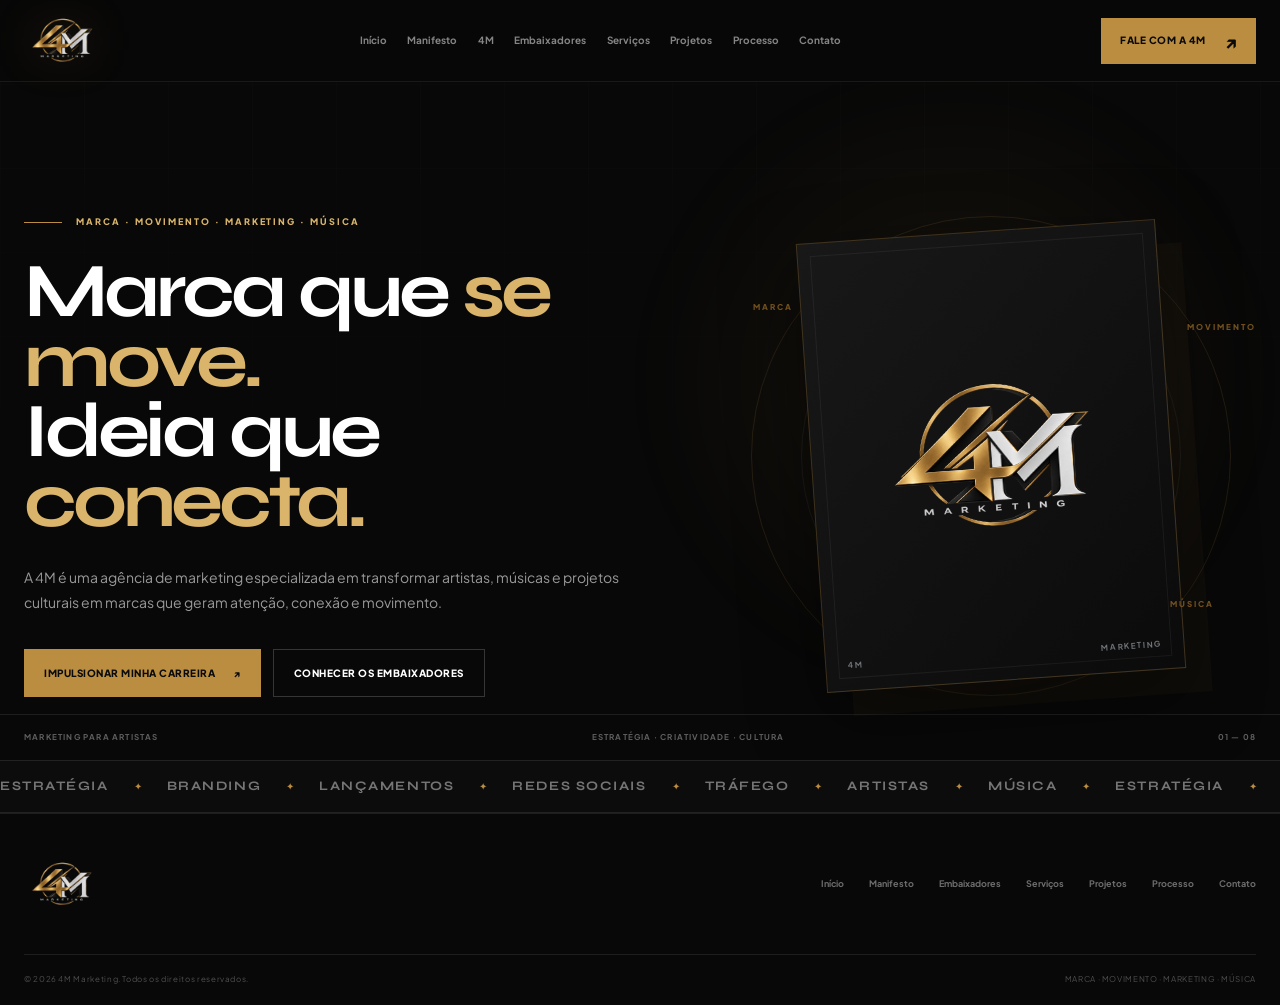
<file: index.html>
<!DOCTYPE html>
<!DOCTYPE html>

<html lang="pt-BR"><head>
<meta charset="utf-8"/>
<meta content="width=device-width, initial-scale=1.0" name="viewport"/>
<meta content="#0A0A0A" name="theme-color"/>
<meta content="4M Marketing &mdash; Estrat&eacute;gia, posicionamento e comunica&ccedil;&atilde;o para artistas, cantores e projetos musicais." name="description"/>
<meta content="4M Marketing" name="author"/>
<meta content="website" property="og:type"/>
<link href="assets/imagens/icone.png" rel="icon" type="image/png"/>
<link href="https://fonts.googleapis.com" rel="preconnect"/>
<link crossorigin="" href="https://fonts.gstatic.com" rel="preconnect"/>
<link href="https://fonts.googleapis.com/css2?family=Plus+Jakarta+Sans:wght@400;500;600;700;800&amp;family=Syne:wght@500;600;700;800&amp;display=swap" rel="stylesheet"/>
<link href="assets/css/style.css" rel="stylesheet"/>
<meta content="4M Marketing | In&iacute;cio" property="og:title"/><meta content="In&iacute;cio &mdash; 4M Marketing. Marca que se move." property="og:description"/><title>4M Marketing | In&iacute;cio</title></head><body data-page="inicio"><div class="loader" id="loader">
<div class="loader-content">
<div class="loader-logo">
<img alt="4M Marketing" src="assets/imagens/logo.png"/>
</div>
<div class="loader-line">
<span id="loaderProgress"></span>
</div>
<div class="loader-meta">
<span>
                    4M MARKETING
                </span>
<span>
                    EST. 4M
                </span>
</div>
</div>
</div><div class="scroll-progress" id="scrollProgress">
</div><header class="site-header" id="header">
<div class="header-inner">
<!-- LOGO -->
<a aria-label="4M Marketing - In&iacute;cio" class="brand" href="index.html">
<span class="brand-glow"></span>
<img alt="4M Marketing" class="brand-logo" src="assets/imagens/logo.png"/>
</a>
<!-- MENU DESKTOP -->
<nav aria-label="Navega&ccedil;&atilde;o principal" class="desktop-nav" id="desktopNav">
<a aria-current="page" class="nav-link active" href="index.html">

                    In&iacute;cio

                </a>
<a class="nav-link" href="manifesto.html">

                    Manifesto

                </a>
<a class="nav-link" href="4m.html">

                    4M

                </a>
<a class="nav-link" href="embaixadores.html">

                    Embaixadores

                </a>
<a class="nav-link" href="servicos.html">

                    Servi&ccedil;os

                </a>
<a class="nav-link" href="projetos.html">

                    Projetos

                </a>
<a class="nav-link" href="processo.html">

                    Processo

                </a>
<a class="nav-link" href="contato.html">

                    Contato

                </a>
</nav>
<!-- BOTÃO HEADER -->
<a class="header-cta" href="contato.html">
<span>
                    Fale com a 4M
                </span>
<span class="cta-arrow">
                    &nearrow;
                </span>
</a>
<!-- MENU MOBILE -->
<button aria-expanded="false" aria-label="Abrir menu" class="menu-toggle" id="menuToggle">
<span></span>
<span></span>
<span></span>
</button>
</div>
<!-- NAVEGAÇÃO MOBILE -->
<nav aria-label="Navega&ccedil;&atilde;o mobile" class="mobile-nav" id="mobileNav">
<a aria-current="page" href="index.html">
                In&iacute;cio
            </a>
<a class="" href="manifesto.html">
                Manifesto
            </a>
<a class="" href="4m.html">
                4M
            </a>
<a class="" href="embaixadores.html">
                Embaixadores
            </a>
<a class="" href="servicos.html">
                Servi&ccedil;os
            </a>
<a class="" href="projetos.html">
                Projetos
            </a>
<a class="" href="processo.html">
                Processo
            </a>
<a class="" href="contato.html">
                Contato
            </a>
</nav>
</header><main><section class="hero section-dark" id="inicio">
<div class="hero-background">
<div class="hero-grid"></div>
<div class="hero-glow"></div>
</div>
<div class="container hero-container">
<div class="hero-copy reveal">
<div class="eyebrow">
<span class="eyebrow-line"></span>
<span>
                            MARCA &middot; MOVIMENTO &middot; MARKETING &middot; M&Uacute;SICA
                        </span>
</div>
<h1>

                        Marca que
                        <strong>se move.</strong>
<br/>

                        Ideia que
                        <strong>conecta.</strong>
</h1>
<p class="hero-description">

                        A 4M &eacute; uma ag&ecirc;ncia de marketing
                        especializada em transformar artistas,
                        m&uacute;sicas e projetos culturais em marcas
                        que geram aten&ccedil;&atilde;o, conex&atilde;o e movimento.

                    </p>
<div class="hero-actions">
<a class="button button-gold" href="contato.html">
<span>
                                Impulsionar minha carreira
                            </span>
<span>
                                &nearrow;
                            </span>
</a>
<a class="button button-outline" href="embaixadores.html">

                            Conhecer os embaixadores

                        </a>
</div>
</div>
<div class="hero-visual reveal reveal-delay">
<div class="hero-orbit orbit-one">
</div>
<div class="hero-orbit orbit-two">
</div>
<div class="hero-orbit orbit-three">
</div>
<div class="hero-image-frame">
<img alt="Identidade visual 4M Marketing" src="assets/imagens/logo.png"/>
<div class="hero-image-caption">
<span>
                                4M
                            </span>
<span>
                                MARKETING
                            </span>
</div>
</div>
<span class="visual-label visual-label-one">

                        MARCA

                    </span>
<span class="visual-label visual-label-two">

                        MOVIMENTO

                    </span>
<span class="visual-label visual-label-three">

                        M&Uacute;SICA

                    </span>
</div>
</div>
<div class="hero-bottom">
<div class="container hero-bottom-inner">
<span>
                        MARKETING PARA ARTISTAS
                    </span>
<span>
                        ESTRAT&Eacute;GIA &middot; CRIATIVIDADE &middot; CULTURA
                    </span>
<span>
                        01 &mdash; 08
                    </span>
</div>
</div>
</section><section class="ticker">
<div class="ticker-track">
<span>ESTRAT&Eacute;GIA</span>
<i>✦</i>
<span>BRANDING</span>
<i>✦</i>
<span>LAN&Ccedil;AMENTOS</span>
<i>✦</i>
<span>REDES SOCIAIS</span>
<i>✦</i>
<span>TR&Aacute;FEGO</span>
<i>✦</i>
<span>ARTISTAS</span>
<i>✦</i>
<span>M&Uacute;SICA</span>
<i>✦</i>
<span>ESTRAT&Eacute;GIA</span>
<i>✦</i>
<span>BRANDING</span>
<i>✦</i>
<span>LAN&Ccedil;AMENTOS</span>
<i>✦</i>
<span>REDES SOCIAIS</span>
<i>✦</i>
<span>TR&Aacute;FEGO</span>
<i>✦</i>
<span>ARTISTAS</span>
<i>✦</i>
<span>M&Uacute;SICA</span>
<i>✦</i>
</div>
</section></main><footer class="site-footer">
<div class="container">
<div class="footer-top">
<a class="footer-brand" href="index.html">
<img alt="4M Marketing" src="assets/imagens/logo.png"/>
</a>
<div class="footer-links">
<a href="index.html">
                        In&iacute;cio
                    </a>
<a href="manifesto.html">
                        Manifesto
                    </a>
<a href="embaixadores.html">
                        Embaixadores
                    </a>
<a href="servicos.html">
                        Servi&ccedil;os
                    </a>
<a href="projetos.html">
                        Projetos
                    </a>
<a href="processo.html">
                        Processo
                    </a>
<a href="contato.html">
                        Contato
                    </a>
</div>
</div>
<div class="footer-bottom">
<span>

                    &copy;
                    <span id="currentYear"></span>
                    4M Marketing.
                    Todos os direitos reservados.

                </span>
<span>

                    MARCA &middot; MOVIMENTO &middot; MARKETING &middot; M&Uacute;SICA

                </span>
</div>
</div>
</footer><button aria-label="Voltar ao topo" class="back-to-top" id="backToTop">

        &uarr;

    </button><script defer="True" src="assets/js/app.js"></script></body></html>
</file>
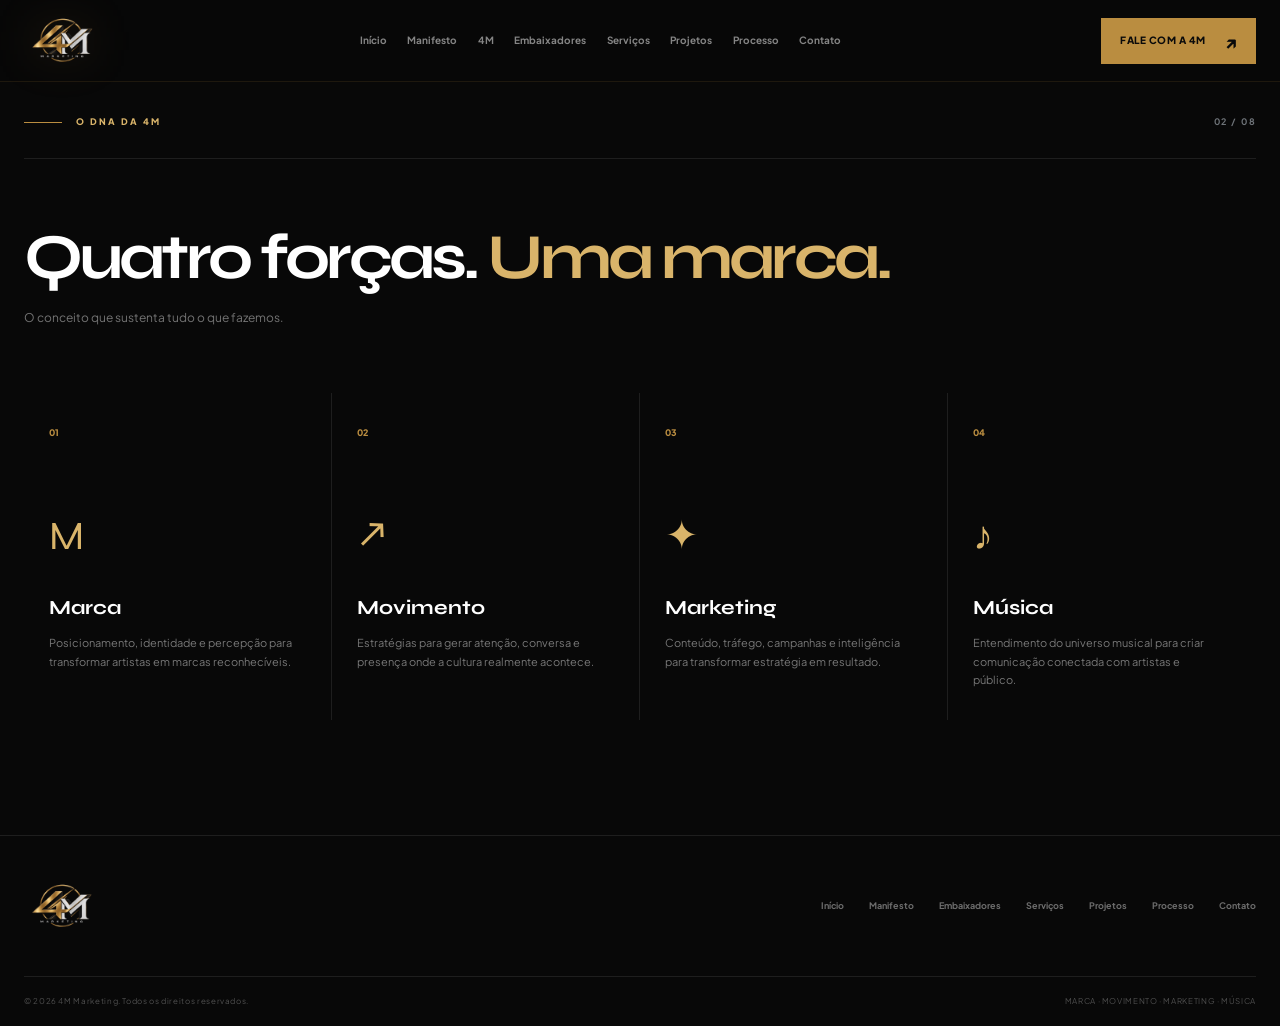
<file: 4m.html>
<!DOCTYPE html>
<!DOCTYPE html>

<html lang="pt-BR"><head>
<meta charset="utf-8"/>
<meta content="width=device-width, initial-scale=1.0" name="viewport"/>
<meta content="#0A0A0A" name="theme-color"/>
<meta content="4M Marketing &mdash; Estrat&eacute;gia, posicionamento e comunica&ccedil;&atilde;o para artistas, cantores e projetos musicais." name="description"/>
<meta content="4M Marketing" name="author"/>
<meta content="website" property="og:type"/>
<link href="assets/imagens/icone.png" rel="icon" type="image/png"/>
<link href="https://fonts.googleapis.com" rel="preconnect"/>
<link crossorigin="" href="https://fonts.gstatic.com" rel="preconnect"/>
<link href="https://fonts.googleapis.com/css2?family=Plus+Jakarta+Sans:wght@400;500;600;700;800&amp;family=Syne:wght@500;600;700;800&amp;display=swap" rel="stylesheet"/>
<link href="assets/css/style.css" rel="stylesheet"/>
<meta content="4M Marketing | 4M" property="og:title"/><meta content="4M &mdash; 4M Marketing. Marca que se move." property="og:description"/><title>4M Marketing | 4M</title></head><body data-page="4m"><div class="loader" id="loader">
<div class="loader-content">
<div class="loader-logo">
<img alt="4M Marketing" src="assets/imagens/logo.png"/>
</div>
<div class="loader-line">
<span id="loaderProgress"></span>
</div>
<div class="loader-meta">
<span>
                    4M MARKETING
                </span>
<span>
                    EST. 4M
                </span>
</div>
</div>
</div><div class="scroll-progress" id="scrollProgress">
</div><header class="site-header" id="header">
<div class="header-inner">
<!-- LOGO -->
<a aria-label="4M Marketing - In&iacute;cio" class="brand" href="index.html">
<span class="brand-glow"></span>
<img alt="4M Marketing" class="brand-logo" src="assets/imagens/logo.png"/>
</a>
<!-- MENU DESKTOP -->
<nav aria-label="Navega&ccedil;&atilde;o principal" class="desktop-nav" id="desktopNav">
<a class="nav-link" href="index.html">

                    In&iacute;cio

                </a>
<a class="nav-link" href="manifesto.html">

                    Manifesto

                </a>
<a aria-current="page" class="nav-link active" href="4m.html">

                    4M

                </a>
<a class="nav-link" href="embaixadores.html">

                    Embaixadores

                </a>
<a class="nav-link" href="servicos.html">

                    Servi&ccedil;os

                </a>
<a class="nav-link" href="projetos.html">

                    Projetos

                </a>
<a class="nav-link" href="processo.html">

                    Processo

                </a>
<a class="nav-link" href="contato.html">

                    Contato

                </a>
</nav>
<!-- BOTÃO HEADER -->
<a class="header-cta" href="contato.html">
<span>
                    Fale com a 4M
                </span>
<span class="cta-arrow">
                    &nearrow;
                </span>
</a>
<!-- MENU MOBILE -->
<button aria-expanded="false" aria-label="Abrir menu" class="menu-toggle" id="menuToggle">
<span></span>
<span></span>
<span></span>
</button>
</div>
<!-- NAVEGAÇÃO MOBILE -->
<nav aria-label="Navega&ccedil;&atilde;o mobile" class="mobile-nav" id="mobileNav">
<a class="" href="index.html">
                In&iacute;cio
            </a>
<a class="" href="manifesto.html">
                Manifesto
            </a>
<a aria-current="page" href="4m.html">
                4M
            </a>
<a class="" href="embaixadores.html">
                Embaixadores
            </a>
<a class="" href="servicos.html">
                Servi&ccedil;os
            </a>
<a class="" href="projetos.html">
                Projetos
            </a>
<a class="" href="processo.html">
                Processo
            </a>
<a class="" href="contato.html">
                Contato
            </a>
</nav>
</header><main><section class="pillars section-dark" id="4m">
<div class="container">
<div class="section-top reveal">
<div class="eyebrow">
<span class="eyebrow-line"></span>
<span>
                            O DNA DA 4M
                        </span>
</div>
<span class="section-number">
                        02 / 08
                    </span>
</div>
<div class="pillars-heading reveal">
<div>
<h2>

                            Quatro for&ccedil;as.
                            <strong>Uma marca.</strong>
</h2>
<p>

                            O conceito que sustenta tudo
                            o que fazemos.

                        </p>
</div>
</div>
<div class="pillar-grid">
<article class="pillar reveal">
<span class="pillar-number">

                            01

                        </span>
<div class="pillar-icon">
                            M
                        </div>
<h3>
                            Marca
                        </h3>
<p>

                            Posicionamento, identidade e
                            percep&ccedil;&atilde;o para transformar artistas
                            em marcas reconhec&iacute;veis.

                        </p>
</article>
<article class="pillar reveal">
<span class="pillar-number">

                            02

                        </span>
<div class="pillar-icon">
                            &nearrow;
                        </div>
<h3>
                            Movimento
                        </h3>
<p>

                            Estrat&eacute;gias para gerar aten&ccedil;&atilde;o,
                            conversa e presen&ccedil;a onde a cultura
                            realmente acontece.

                        </p>
</article>
<article class="pillar reveal">
<span class="pillar-number">

                            03

                        </span>
<div class="pillar-icon">
                            ✦
                        </div>
<h3>
                            Marketing
                        </h3>
<p>

                            Conte&uacute;do, tr&aacute;fego, campanhas e
                            intelig&ecirc;ncia para transformar
                            estrat&eacute;gia em resultado.

                        </p>
</article>
<article class="pillar reveal">
<span class="pillar-number">

                            04

                        </span>
<div class="pillar-icon">
                            &sung;
                        </div>
<h3>
                            M&uacute;sica
                        </h3>
<p>

                            Entendimento do universo musical
                            para criar comunica&ccedil;&atilde;o conectada
                            com artistas e p&uacute;blico.

                        </p>
</article>
</div>
</div>
</section></main><footer class="site-footer">
<div class="container">
<div class="footer-top">
<a class="footer-brand" href="index.html">
<img alt="4M Marketing" src="assets/imagens/logo.png"/>
</a>
<div class="footer-links">
<a href="index.html">
                        In&iacute;cio
                    </a>
<a href="manifesto.html">
                        Manifesto
                    </a>
<a href="embaixadores.html">
                        Embaixadores
                    </a>
<a href="servicos.html">
                        Servi&ccedil;os
                    </a>
<a href="projetos.html">
                        Projetos
                    </a>
<a href="processo.html">
                        Processo
                    </a>
<a href="contato.html">
                        Contato
                    </a>
</div>
</div>
<div class="footer-bottom">
<span>

                    &copy;
                    <span id="currentYear"></span>
                    4M Marketing.
                    Todos os direitos reservados.

                </span>
<span>

                    MARCA &middot; MOVIMENTO &middot; MARKETING &middot; M&Uacute;SICA

                </span>
</div>
</div>
</footer><button aria-label="Voltar ao topo" class="back-to-top" id="backToTop">

        &uarr;

    </button><script defer="True" src="assets/js/app.js"></script></body></html>
</file>
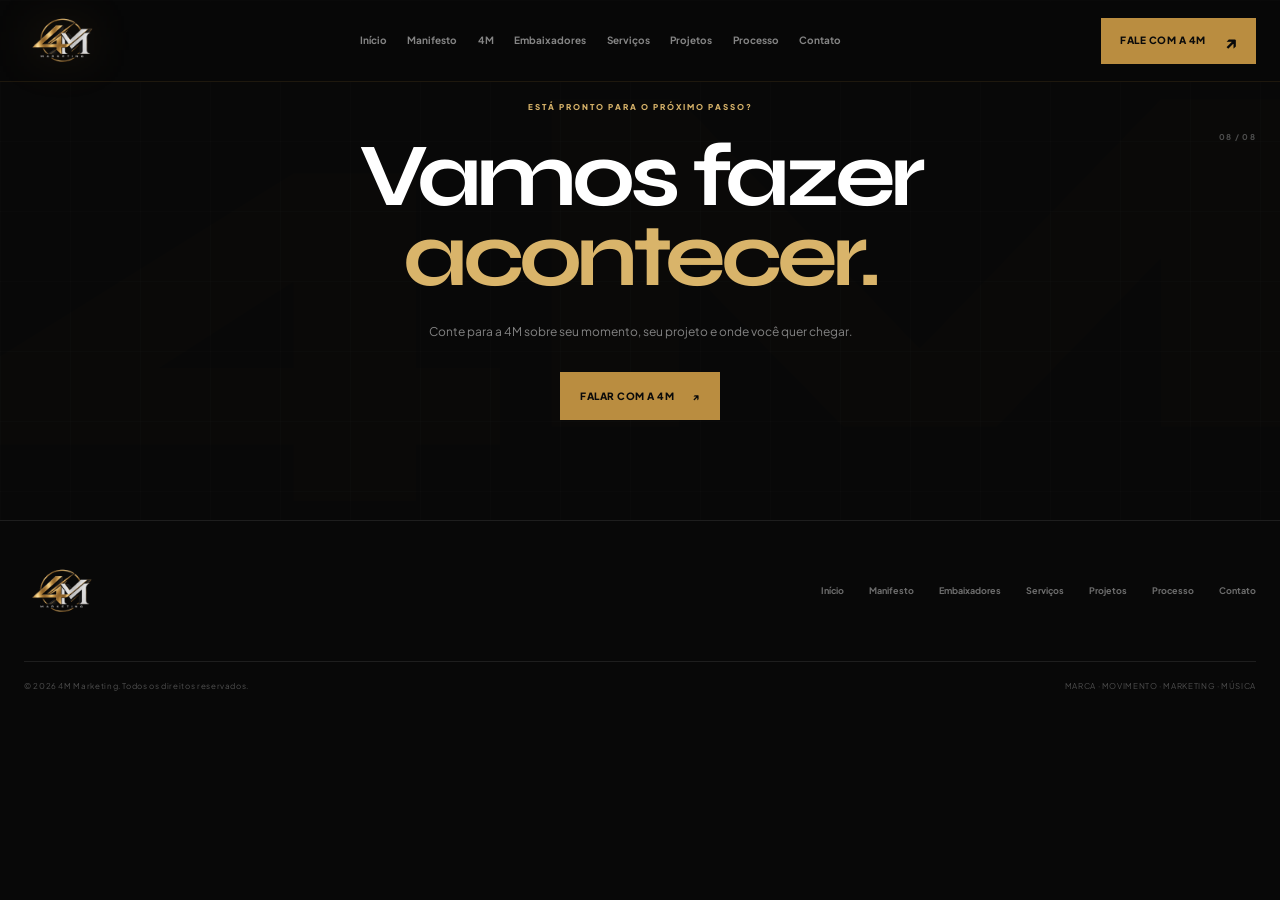
<file: contato.html>
<!DOCTYPE html>
<!DOCTYPE html>

<html lang="pt-BR"><head>
<meta charset="utf-8"/>
<meta content="width=device-width, initial-scale=1.0" name="viewport"/>
<meta content="#0A0A0A" name="theme-color"/>
<meta content="4M Marketing &mdash; Estrat&eacute;gia, posicionamento e comunica&ccedil;&atilde;o para artistas, cantores e projetos musicais." name="description"/>
<meta content="4M Marketing" name="author"/>
<meta content="website" property="og:type"/>
<link href="assets/imagens/icone.png" rel="icon" type="image/png"/>
<link href="https://fonts.googleapis.com" rel="preconnect"/>
<link crossorigin="" href="https://fonts.gstatic.com" rel="preconnect"/>
<link href="https://fonts.googleapis.com/css2?family=Plus+Jakarta+Sans:wght@400;500;600;700;800&amp;family=Syne:wght@500;600;700;800&amp;display=swap" rel="stylesheet"/>
<link href="assets/css/style.css" rel="stylesheet"/>
<meta content="4M Marketing | Contato" property="og:title"/><meta content="Contato &mdash; 4M Marketing. Marca que se move." property="og:description"/><title>4M Marketing | Contato</title></head><body data-page="contato"><div class="loader" id="loader">
<div class="loader-content">
<div class="loader-logo">
<img alt="4M Marketing" src="assets/imagens/logo.png"/>
</div>
<div class="loader-line">
<span id="loaderProgress"></span>
</div>
<div class="loader-meta">
<span>
                    4M MARKETING
                </span>
<span>
                    EST. 4M
                </span>
</div>
</div>
</div><div class="scroll-progress" id="scrollProgress">
</div><header class="site-header" id="header">
<div class="header-inner">
<!-- LOGO -->
<a aria-label="4M Marketing - In&iacute;cio" class="brand" href="index.html">
<span class="brand-glow"></span>
<img alt="4M Marketing" class="brand-logo" src="assets/imagens/logo.png"/>
</a>
<!-- MENU DESKTOP -->
<nav aria-label="Navega&ccedil;&atilde;o principal" class="desktop-nav" id="desktopNav">
<a class="nav-link" href="index.html">

                    In&iacute;cio

                </a>
<a class="nav-link" href="manifesto.html">

                    Manifesto

                </a>
<a class="nav-link" href="4m.html">

                    4M

                </a>
<a class="nav-link" href="embaixadores.html">

                    Embaixadores

                </a>
<a class="nav-link" href="servicos.html">

                    Servi&ccedil;os

                </a>
<a class="nav-link" href="projetos.html">

                    Projetos

                </a>
<a class="nav-link" href="processo.html">

                    Processo

                </a>
<a aria-current="page" class="nav-link active" href="contato.html">

                    Contato

                </a>
</nav>
<!-- BOTÃO HEADER -->
<a class="header-cta" href="contato.html">
<span>
                    Fale com a 4M
                </span>
<span class="cta-arrow">
                    &nearrow;
                </span>
</a>
<!-- MENU MOBILE -->
<button aria-expanded="false" aria-label="Abrir menu" class="menu-toggle" id="menuToggle">
<span></span>
<span></span>
<span></span>
</button>
</div>
<!-- NAVEGAÇÃO MOBILE -->
<nav aria-label="Navega&ccedil;&atilde;o mobile" class="mobile-nav" id="mobileNav">
<a class="" href="index.html">
                In&iacute;cio
            </a>
<a class="" href="manifesto.html">
                Manifesto
            </a>
<a class="" href="4m.html">
                4M
            </a>
<a class="" href="embaixadores.html">
                Embaixadores
            </a>
<a class="" href="servicos.html">
                Servi&ccedil;os
            </a>
<a class="" href="projetos.html">
                Projetos
            </a>
<a class="" href="processo.html">
                Processo
            </a>
<a aria-current="page" href="contato.html">
                Contato
            </a>
</nav>
</header><main><section class="final-cta section-dark" id="contato">
<div class="cta-pattern"></div>
<div class="container cta-container">
<span aria-hidden="true" class="cta-section-number">

                    08 / 08

                </span>
<div class="cta-content reveal">
<span class="eyebrow-center">

                        EST&Aacute; PRONTO PARA O PR&Oacute;XIMO PASSO?

                    </span>
<h2>

                        Vamos fazer
                        <strong>acontecer.</strong>
</h2>
<p>

                        Conte para a 4M sobre seu momento,
                        seu projeto e onde voc&ecirc; quer chegar.

                    </p>
<a class="button button-gold" href="mailto:contato@4mmarketing.com">
<span>
                            Falar com a 4M
                        </span>
<span>
                            &nearrow;
                        </span>
</a>
</div>
</div>
</section></main><footer class="site-footer">
<div class="container">
<div class="footer-top">
<a class="footer-brand" href="index.html">
<img alt="4M Marketing" src="assets/imagens/logo.png"/>
</a>
<div class="footer-links">
<a href="index.html">
                        In&iacute;cio
                    </a>
<a href="manifesto.html">
                        Manifesto
                    </a>
<a href="embaixadores.html">
                        Embaixadores
                    </a>
<a href="servicos.html">
                        Servi&ccedil;os
                    </a>
<a href="projetos.html">
                        Projetos
                    </a>
<a href="processo.html">
                        Processo
                    </a>
<a href="contato.html">
                        Contato
                    </a>
</div>
</div>
<div class="footer-bottom">
<span>

                    &copy;
                    <span id="currentYear"></span>
                    4M Marketing.
                    Todos os direitos reservados.

                </span>
<span>

                    MARCA &middot; MOVIMENTO &middot; MARKETING &middot; M&Uacute;SICA

                </span>
</div>
</div>
</footer><button aria-label="Voltar ao topo" class="back-to-top" id="backToTop">

        &uarr;

    </button><script defer="True" src="assets/js/app.js"></script></body></html>
</file>
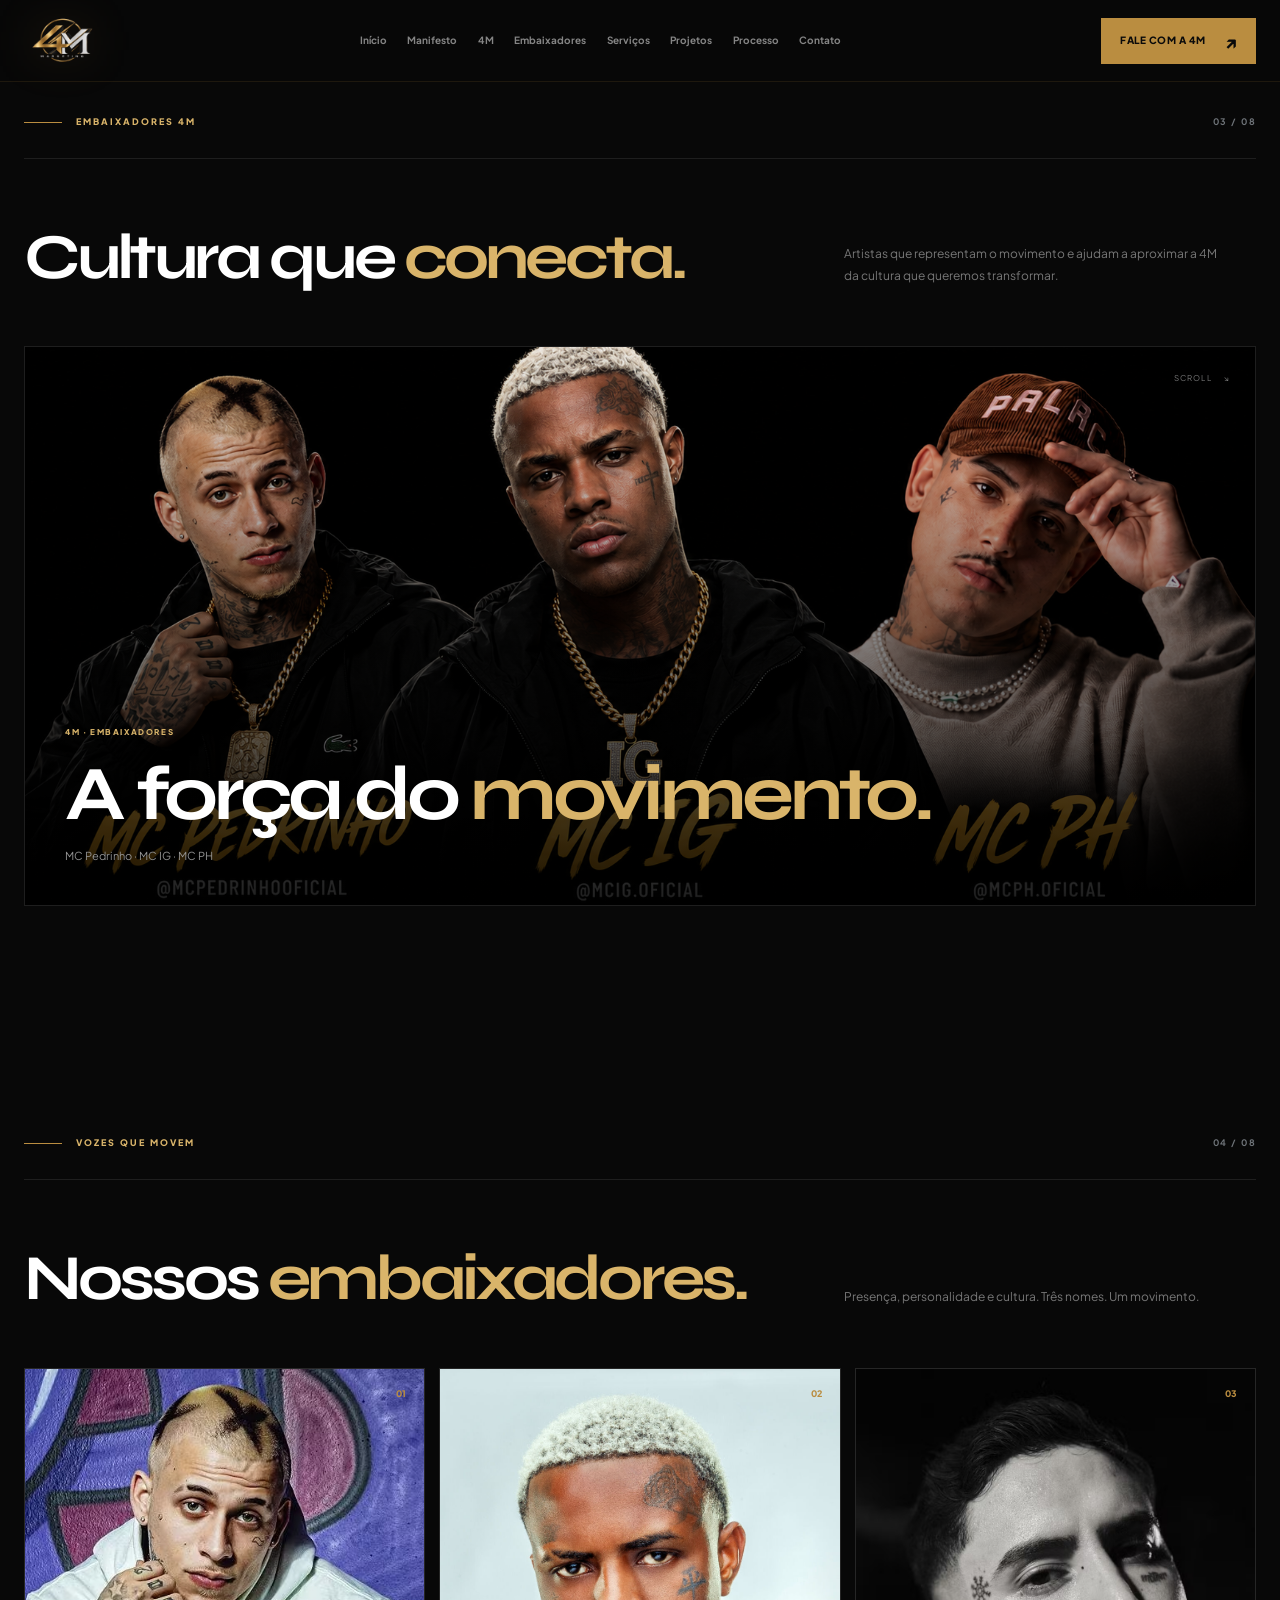
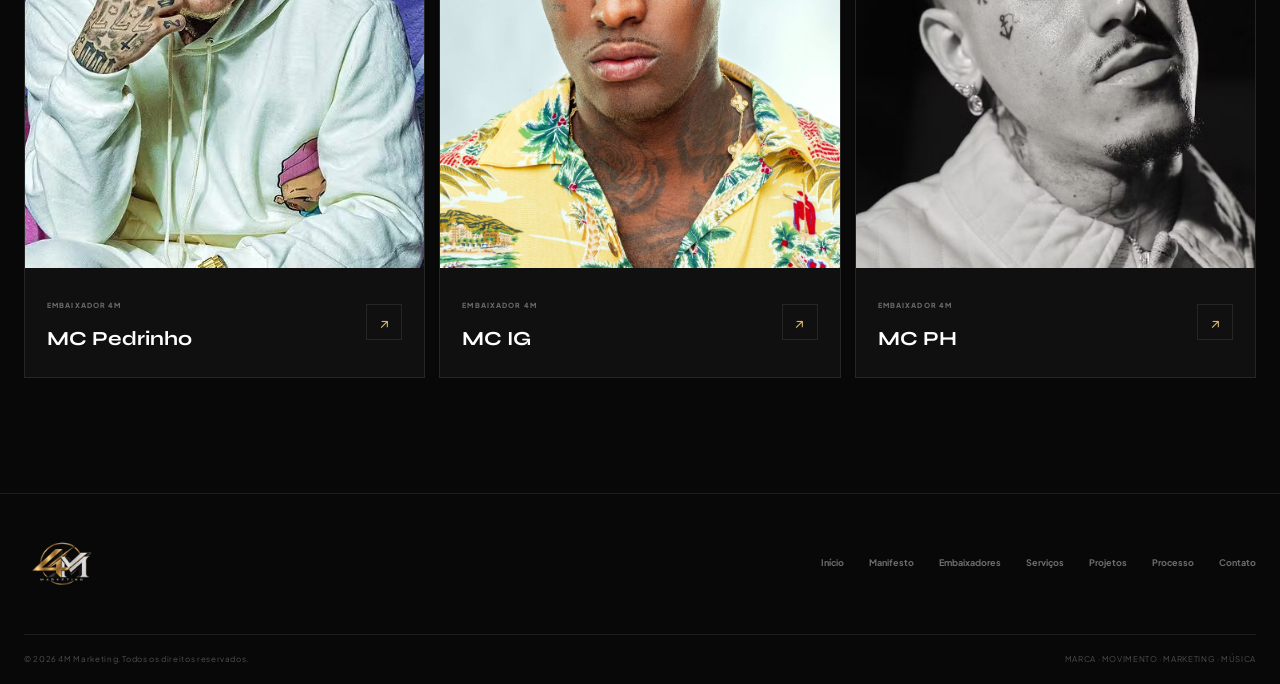
<file: embaixadores.html>
<!DOCTYPE html>
<!DOCTYPE html>

<html lang="pt-BR"><head>
<meta charset="utf-8"/>
<meta content="width=device-width, initial-scale=1.0" name="viewport"/>
<meta content="#0A0A0A" name="theme-color"/>
<meta content="4M Marketing &mdash; Estrat&eacute;gia, posicionamento e comunica&ccedil;&atilde;o para artistas, cantores e projetos musicais." name="description"/>
<meta content="4M Marketing" name="author"/>
<meta content="website" property="og:type"/>
<link href="assets/imagens/icone.png" rel="icon" type="image/png"/>
<link href="https://fonts.googleapis.com" rel="preconnect"/>
<link crossorigin="" href="https://fonts.gstatic.com" rel="preconnect"/>
<link href="https://fonts.googleapis.com/css2?family=Plus+Jakarta+Sans:wght@400;500;600;700;800&amp;family=Syne:wght@500;600;700;800&amp;display=swap" rel="stylesheet"/>
<link href="assets/css/style.css" rel="stylesheet"/>
<meta content="4M Marketing | Embaixadores" property="og:title"/><meta content="Embaixadores &mdash; 4M Marketing. Marca que se move." property="og:description"/><title>4M Marketing | Embaixadores</title></head><body data-page="embaixadores"><div class="loader" id="loader">
<div class="loader-content">
<div class="loader-logo">
<img alt="4M Marketing" src="assets/imagens/logo.png"/>
</div>
<div class="loader-line">
<span id="loaderProgress"></span>
</div>
<div class="loader-meta">
<span>
                    4M MARKETING
                </span>
<span>
                    EST. 4M
                </span>
</div>
</div>
</div><div class="scroll-progress" id="scrollProgress">
</div><header class="site-header" id="header">
<div class="header-inner">
<!-- LOGO -->
<a aria-label="4M Marketing - In&iacute;cio" class="brand" href="index.html">
<span class="brand-glow"></span>
<img alt="4M Marketing" class="brand-logo" src="assets/imagens/logo.png"/>
</a>
<!-- MENU DESKTOP -->
<nav aria-label="Navega&ccedil;&atilde;o principal" class="desktop-nav" id="desktopNav">
<a class="nav-link" href="index.html">

                    In&iacute;cio

                </a>
<a class="nav-link" href="manifesto.html">

                    Manifesto

                </a>
<a class="nav-link" href="4m.html">

                    4M

                </a>
<a aria-current="page" class="nav-link active" href="embaixadores.html">

                    Embaixadores

                </a>
<a class="nav-link" href="servicos.html">

                    Servi&ccedil;os

                </a>
<a class="nav-link" href="projetos.html">

                    Projetos

                </a>
<a class="nav-link" href="processo.html">

                    Processo

                </a>
<a class="nav-link" href="contato.html">

                    Contato

                </a>
</nav>
<!-- BOTÃO HEADER -->
<a class="header-cta" href="contato.html">
<span>
                    Fale com a 4M
                </span>
<span class="cta-arrow">
                    &nearrow;
                </span>
</a>
<!-- MENU MOBILE -->
<button aria-expanded="false" aria-label="Abrir menu" class="menu-toggle" id="menuToggle">
<span></span>
<span></span>
<span></span>
</button>
</div>
<!-- NAVEGAÇÃO MOBILE -->
<nav aria-label="Navega&ccedil;&atilde;o mobile" class="mobile-nav" id="mobileNav">
<a class="" href="index.html">
                In&iacute;cio
            </a>
<a class="" href="manifesto.html">
                Manifesto
            </a>
<a class="" href="4m.html">
                4M
            </a>
<a aria-current="page" href="embaixadores.html">
                Embaixadores
            </a>
<a class="" href="servicos.html">
                Servi&ccedil;os
            </a>
<a class="" href="projetos.html">
                Projetos
            </a>
<a class="" href="processo.html">
                Processo
            </a>
<a class="" href="contato.html">
                Contato
            </a>
</nav>
</header><main><section class="ambassador-feature section-dark" id="embaixadores">
<div class="container">
<div class="section-top reveal">
<div class="eyebrow">
<span class="eyebrow-line"></span>
<span>
                            EMBAIXADORES 4M
                        </span>
</div>
<span class="section-number">
                        03 / 08
                    </span>
</div>
<div class="feature-heading reveal">
<div>
<h2>

                            Cultura que
                            <strong>conecta.</strong>
</h2>
</div>
<p>

                        Artistas que representam o
                        movimento e ajudam a aproximar
                        a 4M da cultura que queremos transformar.

                    </p>
</div>
<div class="ambassador-banner reveal">
<div class="image-slot">
<img alt="MC Pedrinho, MC IG e MC PH &mdash; Embaixadores 4M" decoding="async" loading="lazy" src="assets/imagens/banner-embaixadores.jpg"/>
<div class="image-placeholder">
<span class="placeholder-number">
                                4M
                            </span>
<strong>

                                ADICIONE A IMAGEM DOS
                                <br/>
                                TR&Ecirc;S EMBAIXADORES

                            </strong>
<small>
                                banner-embaixadores.jpg
                            </small>
</div>
</div>
<div class="banner-overlay">
</div>
<div class="banner-content">
<span class="banner-tag">

                            4M &middot; EMBAIXADORES

                        </span>
<h3>

                            A for&ccedil;a do
                            <strong>movimento.</strong>
</h3>
<p>

                            MC Pedrinho &middot; MC IG &middot; MC PH

                        </p>
</div>
<div class="banner-corner">
<span>
                            SCROLL
                        </span>
<span>
                            &searrow;
                        </span>
</div>
</div>
</div>
</section><section class="artists section-dark">
<div class="container">
<div class="section-top reveal">
<div class="eyebrow">
<span class="eyebrow-line"></span>
<span>
                            VOZES QUE MOVEM
                        </span>
</div>
<span class="section-number">
                        04 / 08
                    </span>
</div>
<div class="feature-heading reveal">
<h2>

                        Nossos
                        <strong>embaixadores.</strong>
</h2>
<p>

                        Presen&ccedil;a, personalidade e cultura.
                        Tr&ecirc;s nomes. Um movimento.

                    </p>
</div>
<div class="artist-grid">
<!-- MC PEDRINHO -->
<article class="artist-card reveal">
<div class="artist-image">
<img alt="MC Pedrinho" decoding="async" loading="lazy" src="assets/imagens/mc-pedrinho.jpg"/>
<div class="image-placeholder">
<span>
                                    01
                                </span>
<strong>
                                    ADICIONE A FOTO
                                </strong>
<small>
                                    mc-pedrinho.jpg
                                </small>
</div>
<div class="artist-index">
                                01
                            </div>
</div>
<div class="artist-info">
<div>
<span>
                                    EMBAIXADOR 4M
                                </span>
<h3>
                                    MC Pedrinho
                                </h3>
</div>
<span class="artist-arrow">
                                &nearrow;
                            </span>
</div>
</article>
<!-- MC IG -->
<article class="artist-card reveal">
<div class="artist-image">
<img alt="MC IG" decoding="async" loading="lazy" src="assets/imagens/mc-ig.jpg"/>
<div class="image-placeholder">
<span>
                                    02
                                </span>
<strong>
                                    ADICIONE A FOTO
                                </strong>
<small>
                                    mc-ig.jpg
                                </small>
</div>
<div class="artist-index">
                                02
                            </div>
</div>
<div class="artist-info">
<div>
<span>
                                    EMBAIXADOR 4M
                                </span>
<h3>
                                    MC IG
                                </h3>
</div>
<span class="artist-arrow">
                                &nearrow;
                            </span>
</div>
</article>
<!-- MC PH -->
<article class="artist-card reveal">
<div class="artist-image">
<img alt="MC PH" decoding="async" loading="lazy" src="assets/imagens/mc-ph.jpg"/>
<div class="image-placeholder">
<span>
                                    03
                                </span>
<strong>
                                    ADICIONE A FOTO
                                </strong>
<small>
                                    mc-ph.jpg
                                </small>
</div>
<div class="artist-index">
                                03
                            </div>
</div>
<div class="artist-info">
<div>
<span>
                                    EMBAIXADOR 4M
                                </span>
<h3>
                                    MC PH
                                </h3>
</div>
<span class="artist-arrow">
                                &nearrow;
                            </span>
</div>
</article>
</div>
</div>
</section></main><footer class="site-footer">
<div class="container">
<div class="footer-top">
<a class="footer-brand" href="index.html">
<img alt="4M Marketing" src="assets/imagens/logo.png"/>
</a>
<div class="footer-links">
<a href="index.html">
                        In&iacute;cio
                    </a>
<a href="manifesto.html">
                        Manifesto
                    </a>
<a href="embaixadores.html">
                        Embaixadores
                    </a>
<a href="servicos.html">
                        Servi&ccedil;os
                    </a>
<a href="projetos.html">
                        Projetos
                    </a>
<a href="processo.html">
                        Processo
                    </a>
<a href="contato.html">
                        Contato
                    </a>
</div>
</div>
<div class="footer-bottom">
<span>

                    &copy;
                    <span id="currentYear"></span>
                    4M Marketing.
                    Todos os direitos reservados.

                </span>
<span>

                    MARCA &middot; MOVIMENTO &middot; MARKETING &middot; M&Uacute;SICA

                </span>
</div>
</div>
</footer><button aria-label="Voltar ao topo" class="back-to-top" id="backToTop">

        &uarr;

    </button><script defer="True" src="assets/js/app.js"></script></body></html>
</file>
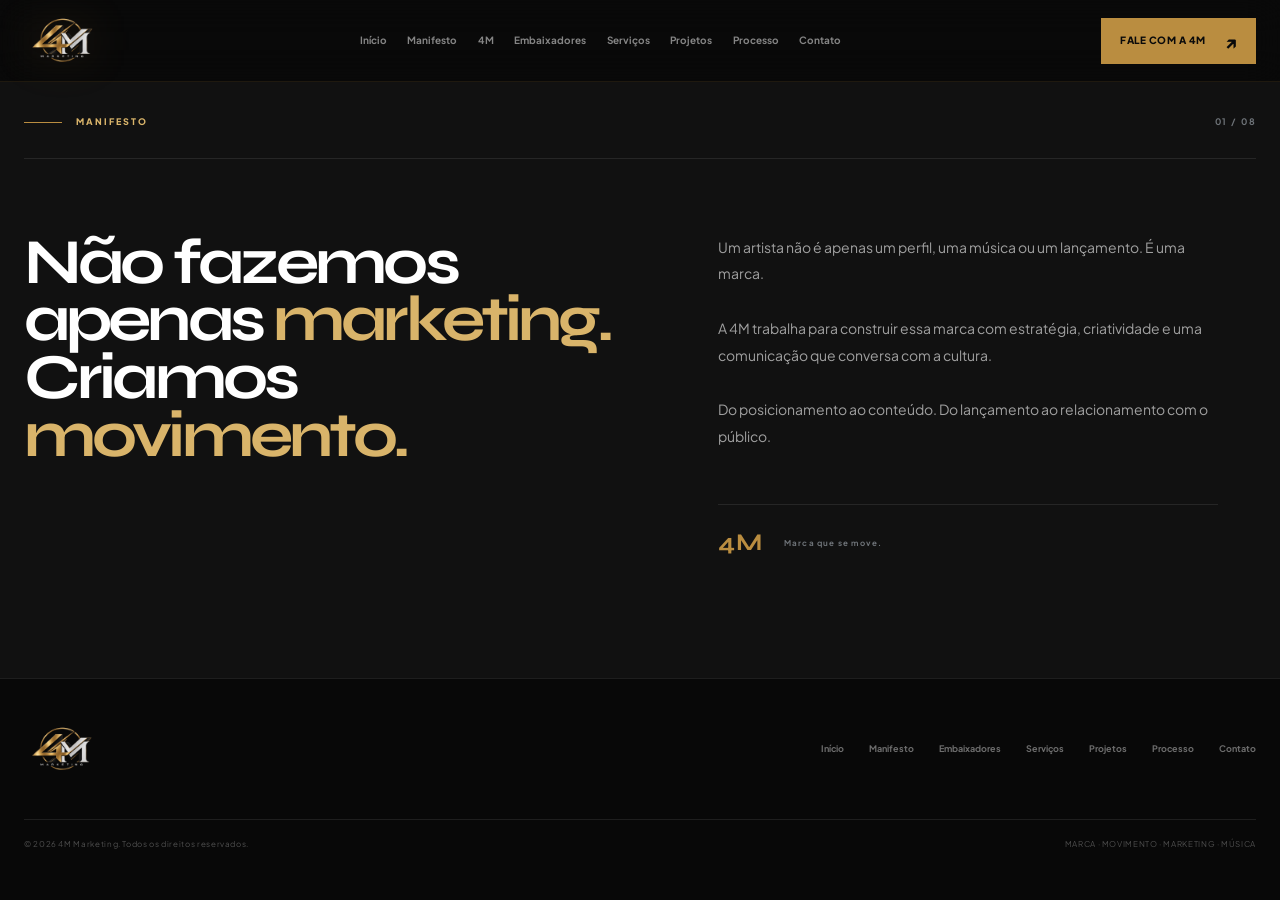
<file: manifesto.html>
<!DOCTYPE html>
<!DOCTYPE html>

<html lang="pt-BR"><head>
<meta charset="utf-8"/>
<meta content="width=device-width, initial-scale=1.0" name="viewport"/>
<meta content="#0A0A0A" name="theme-color"/>
<meta content="4M Marketing &mdash; Estrat&eacute;gia, posicionamento e comunica&ccedil;&atilde;o para artistas, cantores e projetos musicais." name="description"/>
<meta content="4M Marketing" name="author"/>
<meta content="website" property="og:type"/>
<link href="assets/imagens/icone.png" rel="icon" type="image/png"/>
<link href="https://fonts.googleapis.com" rel="preconnect"/>
<link crossorigin="" href="https://fonts.gstatic.com" rel="preconnect"/>
<link href="https://fonts.googleapis.com/css2?family=Plus+Jakarta+Sans:wght@400;500;600;700;800&amp;family=Syne:wght@500;600;700;800&amp;display=swap" rel="stylesheet"/>
<link href="assets/css/style.css" rel="stylesheet"/>
<meta content="4M Marketing | Manifesto" property="og:title"/><meta content="Manifesto &mdash; 4M Marketing. Marca que se move." property="og:description"/><title>4M Marketing | Manifesto</title></head><body data-page="manifesto"><div class="loader" id="loader">
<div class="loader-content">
<div class="loader-logo">
<img alt="4M Marketing" src="assets/imagens/logo.png"/>
</div>
<div class="loader-line">
<span id="loaderProgress"></span>
</div>
<div class="loader-meta">
<span>
                    4M MARKETING
                </span>
<span>
                    EST. 4M
                </span>
</div>
</div>
</div><div class="scroll-progress" id="scrollProgress">
</div><header class="site-header" id="header">
<div class="header-inner">
<!-- LOGO -->
<a aria-label="4M Marketing - In&iacute;cio" class="brand" href="index.html">
<span class="brand-glow"></span>
<img alt="4M Marketing" class="brand-logo" src="assets/imagens/logo.png"/>
</a>
<!-- MENU DESKTOP -->
<nav aria-label="Navega&ccedil;&atilde;o principal" class="desktop-nav" id="desktopNav">
<a class="nav-link" href="index.html">

                    In&iacute;cio

                </a>
<a aria-current="page" class="nav-link active" href="manifesto.html">

                    Manifesto

                </a>
<a class="nav-link" href="4m.html">

                    4M

                </a>
<a class="nav-link" href="embaixadores.html">

                    Embaixadores

                </a>
<a class="nav-link" href="servicos.html">

                    Servi&ccedil;os

                </a>
<a class="nav-link" href="projetos.html">

                    Projetos

                </a>
<a class="nav-link" href="processo.html">

                    Processo

                </a>
<a class="nav-link" href="contato.html">

                    Contato

                </a>
</nav>
<!-- BOTÃO HEADER -->
<a class="header-cta" href="contato.html">
<span>
                    Fale com a 4M
                </span>
<span class="cta-arrow">
                    &nearrow;
                </span>
</a>
<!-- MENU MOBILE -->
<button aria-expanded="false" aria-label="Abrir menu" class="menu-toggle" id="menuToggle">
<span></span>
<span></span>
<span></span>
</button>
</div>
<!-- NAVEGAÇÃO MOBILE -->
<nav aria-label="Navega&ccedil;&atilde;o mobile" class="mobile-nav" id="mobileNav">
<a class="" href="index.html">
                In&iacute;cio
            </a>
<a aria-current="page" href="manifesto.html">
                Manifesto
            </a>
<a class="" href="4m.html">
                4M
            </a>
<a class="" href="embaixadores.html">
                Embaixadores
            </a>
<a class="" href="servicos.html">
                Servi&ccedil;os
            </a>
<a class="" href="projetos.html">
                Projetos
            </a>
<a class="" href="processo.html">
                Processo
            </a>
<a class="" href="contato.html">
                Contato
            </a>
</nav>
</header><main><section class="manifesto section-light" id="manifesto">
<div class="container">
<div class="section-top reveal">
<div class="eyebrow">
<span class="eyebrow-line"></span>
<span>
                            MANIFESTO
                        </span>
</div>
<span class="section-number">
                        01 / 08
                    </span>
</div>
<div class="manifesto-grid">
<div class="manifesto-title reveal">
<h2>

                            N&atilde;o fazemos apenas
                            <strong>marketing.</strong>
<br/>

                            Criamos
                            <strong>movimento.</strong>
</h2>
</div>
<div class="manifesto-copy reveal reveal-delay">
<p>

                            Um artista n&atilde;o &eacute; apenas um perfil,
                            uma m&uacute;sica ou um lan&ccedil;amento.

                            &Eacute; uma marca.

                        </p>
<p>

                            A 4M trabalha para construir essa marca
                            com estrat&eacute;gia, criatividade e uma
                            comunica&ccedil;&atilde;o que conversa com a cultura.

                        </p>
<p>

                            Do posicionamento ao conte&uacute;do.
                            Do lan&ccedil;amento ao relacionamento
                            com o p&uacute;blico.

                        </p>
<div class="manifesto-signature">
<span>
                                4M
                            </span>
<span>
                                Marca que se move.
                            </span>
</div>
</div>
</div>
</div>
</section></main><footer class="site-footer">
<div class="container">
<div class="footer-top">
<a class="footer-brand" href="index.html">
<img alt="4M Marketing" src="assets/imagens/logo.png"/>
</a>
<div class="footer-links">
<a href="index.html">
                        In&iacute;cio
                    </a>
<a href="manifesto.html">
                        Manifesto
                    </a>
<a href="embaixadores.html">
                        Embaixadores
                    </a>
<a href="servicos.html">
                        Servi&ccedil;os
                    </a>
<a href="projetos.html">
                        Projetos
                    </a>
<a href="processo.html">
                        Processo
                    </a>
<a href="contato.html">
                        Contato
                    </a>
</div>
</div>
<div class="footer-bottom">
<span>

                    &copy;
                    <span id="currentYear"></span>
                    4M Marketing.
                    Todos os direitos reservados.

                </span>
<span>

                    MARCA &middot; MOVIMENTO &middot; MARKETING &middot; M&Uacute;SICA

                </span>
</div>
</div>
</footer><button aria-label="Voltar ao topo" class="back-to-top" id="backToTop">

        &uarr;

    </button><script defer="True" src="assets/js/app.js"></script></body></html>
</file>
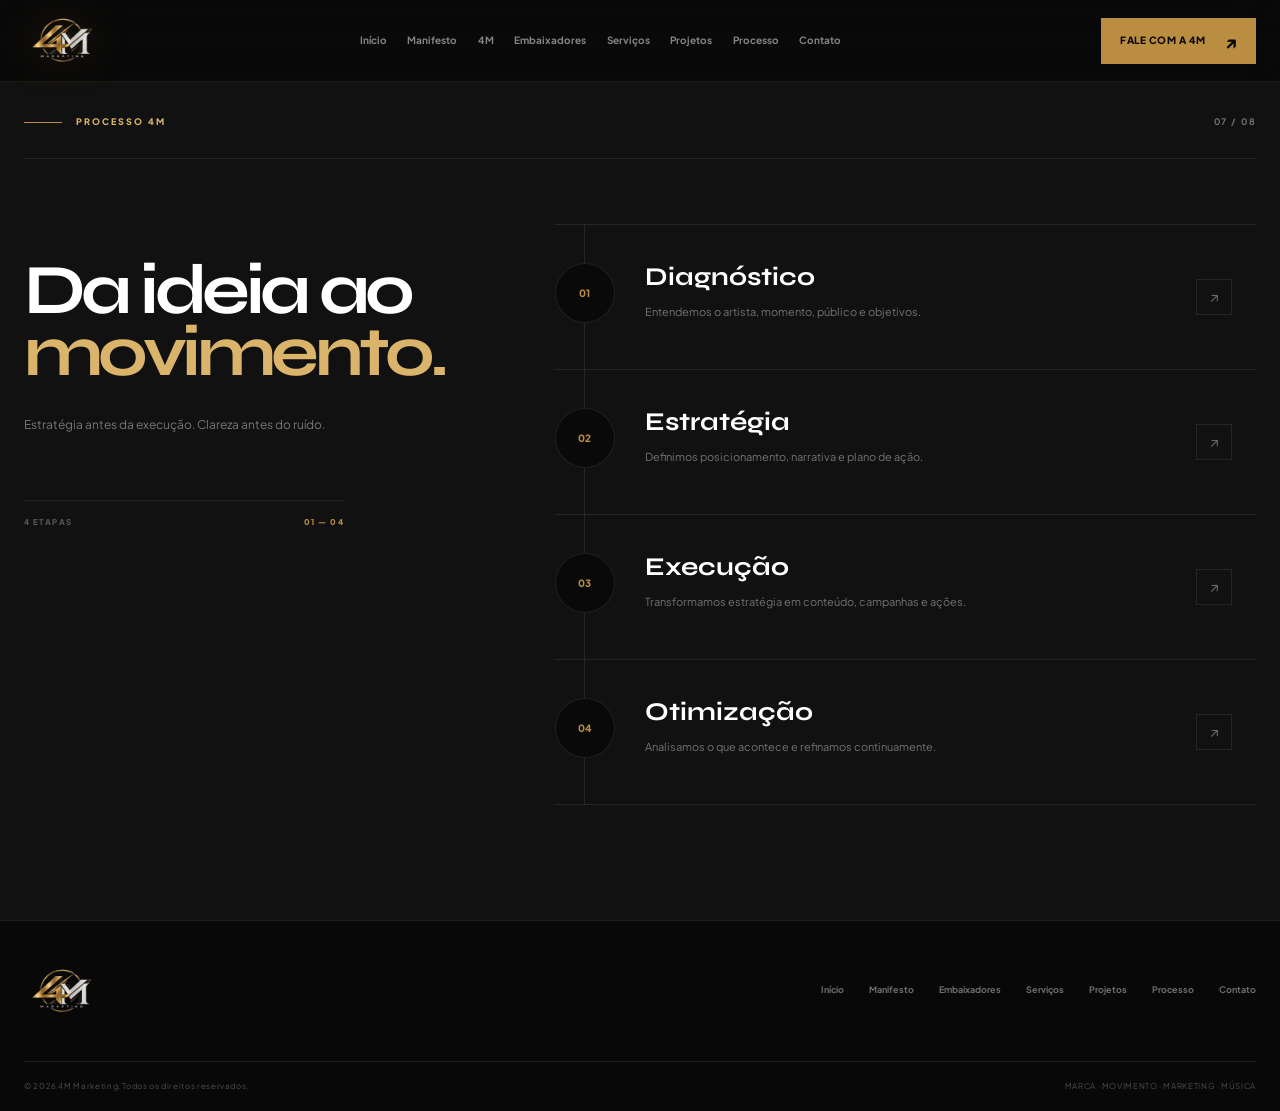
<file: processo.html>
<!DOCTYPE html>
<!DOCTYPE html>

<html lang="pt-BR"><head>
<meta charset="utf-8"/>
<meta content="width=device-width, initial-scale=1.0" name="viewport"/>
<meta content="#0A0A0A" name="theme-color"/>
<meta content="4M Marketing &mdash; Estrat&eacute;gia, posicionamento e comunica&ccedil;&atilde;o para artistas, cantores e projetos musicais." name="description"/>
<meta content="4M Marketing" name="author"/>
<meta content="website" property="og:type"/>
<link href="assets/imagens/icone.png" rel="icon" type="image/png"/>
<link href="https://fonts.googleapis.com" rel="preconnect"/>
<link crossorigin="" href="https://fonts.gstatic.com" rel="preconnect"/>
<link href="https://fonts.googleapis.com/css2?family=Plus+Jakarta+Sans:wght@400;500;600;700;800&amp;family=Syne:wght@500;600;700;800&amp;display=swap" rel="stylesheet"/>
<link href="assets/css/style.css" rel="stylesheet"/>
<meta content="4M Marketing | Processo" property="og:title"/><meta content="Processo &mdash; 4M Marketing. Marca que se move." property="og:description"/><title>4M Marketing | Processo</title></head><body data-page="processo"><div class="loader" id="loader">
<div class="loader-content">
<div class="loader-logo">
<img alt="4M Marketing" src="assets/imagens/logo.png"/>
</div>
<div class="loader-line">
<span id="loaderProgress"></span>
</div>
<div class="loader-meta">
<span>
                    4M MARKETING
                </span>
<span>
                    EST. 4M
                </span>
</div>
</div>
</div><div class="scroll-progress" id="scrollProgress">
</div><header class="site-header" id="header">
<div class="header-inner">
<!-- LOGO -->
<a aria-label="4M Marketing - In&iacute;cio" class="brand" href="index.html">
<span class="brand-glow"></span>
<img alt="4M Marketing" class="brand-logo" src="assets/imagens/logo.png"/>
</a>
<!-- MENU DESKTOP -->
<nav aria-label="Navega&ccedil;&atilde;o principal" class="desktop-nav" id="desktopNav">
<a class="nav-link" href="index.html">

                    In&iacute;cio

                </a>
<a class="nav-link" href="manifesto.html">

                    Manifesto

                </a>
<a class="nav-link" href="4m.html">

                    4M

                </a>
<a class="nav-link" href="embaixadores.html">

                    Embaixadores

                </a>
<a class="nav-link" href="servicos.html">

                    Servi&ccedil;os

                </a>
<a class="nav-link" href="projetos.html">

                    Projetos

                </a>
<a aria-current="page" class="nav-link active" href="processo.html">

                    Processo

                </a>
<a class="nav-link" href="contato.html">

                    Contato

                </a>
</nav>
<!-- BOTÃO HEADER -->
<a class="header-cta" href="contato.html">
<span>
                    Fale com a 4M
                </span>
<span class="cta-arrow">
                    &nearrow;
                </span>
</a>
<!-- MENU MOBILE -->
<button aria-expanded="false" aria-label="Abrir menu" class="menu-toggle" id="menuToggle">
<span></span>
<span></span>
<span></span>
</button>
</div>
<!-- NAVEGAÇÃO MOBILE -->
<nav aria-label="Navega&ccedil;&atilde;o mobile" class="mobile-nav" id="mobileNav">
<a class="" href="index.html">
                In&iacute;cio
            </a>
<a class="" href="manifesto.html">
                Manifesto
            </a>
<a class="" href="4m.html">
                4M
            </a>
<a class="" href="embaixadores.html">
                Embaixadores
            </a>
<a class="" href="servicos.html">
                Servi&ccedil;os
            </a>
<a class="" href="projetos.html">
                Projetos
            </a>
<a aria-current="page" href="processo.html">
                Processo
            </a>
<a class="" href="contato.html">
                Contato
            </a>
</nav>
</header><main><section class="process section-light" id="processo">
<div class="container">
<div class="section-top reveal">
<div class="eyebrow">
<span class="eyebrow-line"></span>
<span>
                            PROCESSO 4M
                        </span>
</div>
<span class="section-number">
                        07 / 08
                    </span>
</div>
<div class="process-layout">
<div class="process-title reveal">
<h2>

                            Da ideia ao
                            <strong>movimento.</strong>
</h2>
<p>

                            Estrat&eacute;gia antes da execu&ccedil;&atilde;o.
                            Clareza antes do ru&iacute;do.

                        </p>
<div class="process-label">
<span>
                                4 ETAPAS
                            </span>
<span>
                                01 &mdash; 04
                            </span>
</div>
</div>
<div class="process-list">
<article class="process-item reveal">
<div class="process-number">
<span>
                                    01
                                </span>
</div>
<div class="process-info">
<h3>
                                    Diagn&oacute;stico
                                </h3>
<p>
                                    Entendemos o artista,
                                    momento, p&uacute;blico e objetivos.
                                </p>
</div>
<span class="process-arrow">
                                &nearrow;
                            </span>
</article>
<article class="process-item reveal">
<div class="process-number">
<span>
                                    02
                                </span>
</div>
<div class="process-info">
<h3>
                                    Estrat&eacute;gia
                                </h3>
<p>
                                    Definimos posicionamento,
                                    narrativa e plano de a&ccedil;&atilde;o.
                                </p>
</div>
<span class="process-arrow">
                                &nearrow;
                            </span>
</article>
<article class="process-item reveal">
<div class="process-number">
<span>
                                    03
                                </span>
</div>
<div class="process-info">
<h3>
                                    Execu&ccedil;&atilde;o
                                </h3>
<p>
                                    Transformamos estrat&eacute;gia
                                    em conte&uacute;do, campanhas e a&ccedil;&otilde;es.
                                </p>
</div>
<span class="process-arrow">
                                &nearrow;
                            </span>
</article>
<article class="process-item reveal">
<div class="process-number">
<span>
                                    04
                                </span>
</div>
<div class="process-info">
<h3>
                                    Otimiza&ccedil;&atilde;o
                                </h3>
<p>
                                    Analisamos o que acontece
                                    e refinamos continuamente.
                                </p>
</div>
<span class="process-arrow">
                                &nearrow;
                            </span>
</article>
</div>
</div>
</div>
</section></main><footer class="site-footer">
<div class="container">
<div class="footer-top">
<a class="footer-brand" href="index.html">
<img alt="4M Marketing" src="assets/imagens/logo.png"/>
</a>
<div class="footer-links">
<a href="index.html">
                        In&iacute;cio
                    </a>
<a href="manifesto.html">
                        Manifesto
                    </a>
<a href="embaixadores.html">
                        Embaixadores
                    </a>
<a href="servicos.html">
                        Servi&ccedil;os
                    </a>
<a href="projetos.html">
                        Projetos
                    </a>
<a href="processo.html">
                        Processo
                    </a>
<a href="contato.html">
                        Contato
                    </a>
</div>
</div>
<div class="footer-bottom">
<span>

                    &copy;
                    <span id="currentYear"></span>
                    4M Marketing.
                    Todos os direitos reservados.

                </span>
<span>

                    MARCA &middot; MOVIMENTO &middot; MARKETING &middot; M&Uacute;SICA

                </span>
</div>
</div>
</footer><button aria-label="Voltar ao topo" class="back-to-top" id="backToTop">

        &uarr;

    </button><script defer="True" src="assets/js/app.js"></script></body></html>
</file>
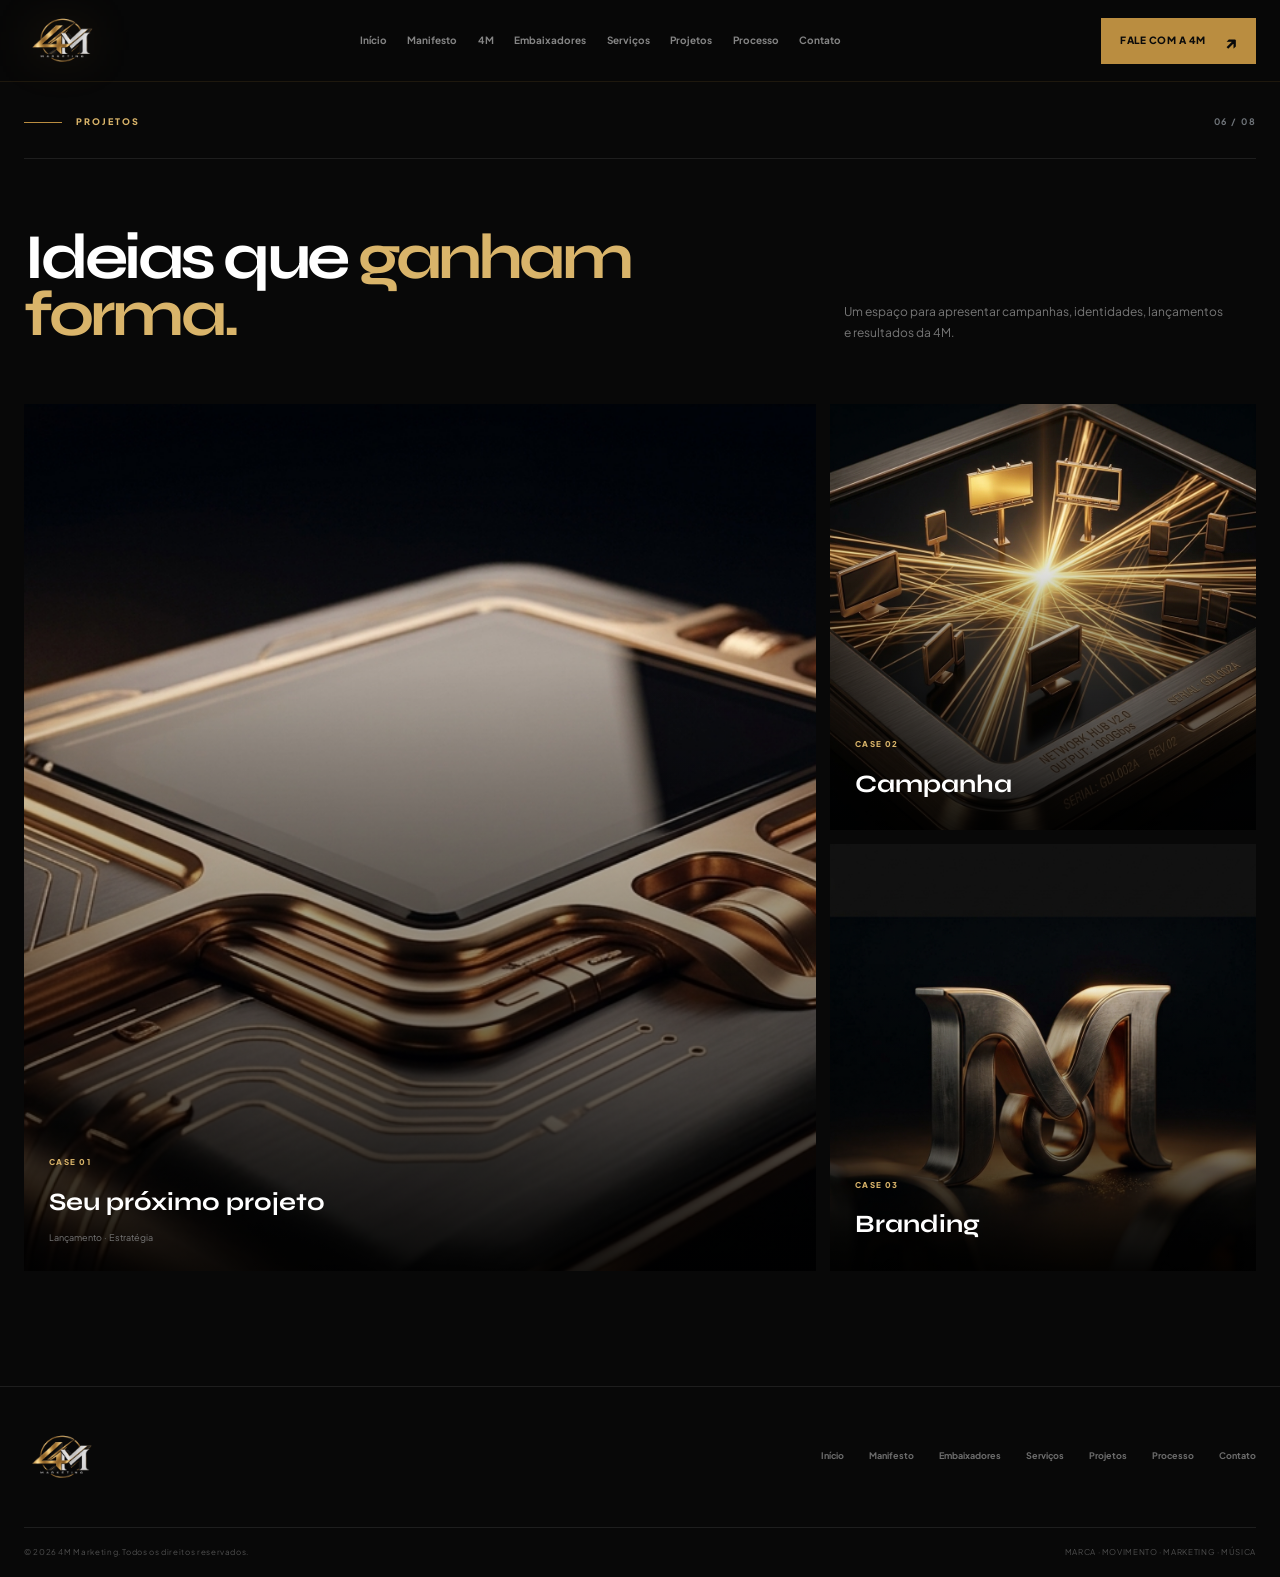
<file: projetos.html>
<!DOCTYPE html>
<!DOCTYPE html>

<html lang="pt-BR"><head>
<meta charset="utf-8"/>
<meta content="width=device-width, initial-scale=1.0" name="viewport"/>
<meta content="#0A0A0A" name="theme-color"/>
<meta content="4M Marketing &mdash; Estrat&eacute;gia, posicionamento e comunica&ccedil;&atilde;o para artistas, cantores e projetos musicais." name="description"/>
<meta content="4M Marketing" name="author"/>
<meta content="website" property="og:type"/>
<link href="assets/imagens/icone.png" rel="icon" type="image/png"/>
<link href="https://fonts.googleapis.com" rel="preconnect"/>
<link crossorigin="" href="https://fonts.gstatic.com" rel="preconnect"/>
<link href="https://fonts.googleapis.com/css2?family=Plus+Jakarta+Sans:wght@400;500;600;700;800&amp;family=Syne:wght@500;600;700;800&amp;display=swap" rel="stylesheet"/>
<link href="assets/css/style.css" rel="stylesheet"/>
<meta content="4M Marketing | Projetos" property="og:title"/><meta content="Projetos &mdash; 4M Marketing. Marca que se move." property="og:description"/><title>4M Marketing | Projetos</title></head><body data-page="projetos"><div class="loader" id="loader">
<div class="loader-content">
<div class="loader-logo">
<img alt="4M Marketing" src="assets/imagens/logo.png"/>
</div>
<div class="loader-line">
<span id="loaderProgress"></span>
</div>
<div class="loader-meta">
<span>
                    4M MARKETING
                </span>
<span>
                    EST. 4M
                </span>
</div>
</div>
</div><div class="scroll-progress" id="scrollProgress">
</div><header class="site-header" id="header">
<div class="header-inner">
<!-- LOGO -->
<a aria-label="4M Marketing - In&iacute;cio" class="brand" href="index.html">
<span class="brand-glow"></span>
<img alt="4M Marketing" class="brand-logo" src="assets/imagens/logo.png"/>
</a>
<!-- MENU DESKTOP -->
<nav aria-label="Navega&ccedil;&atilde;o principal" class="desktop-nav" id="desktopNav">
<a class="nav-link" href="index.html">

                    In&iacute;cio

                </a>
<a class="nav-link" href="manifesto.html">

                    Manifesto

                </a>
<a class="nav-link" href="4m.html">

                    4M

                </a>
<a class="nav-link" href="embaixadores.html">

                    Embaixadores

                </a>
<a class="nav-link" href="servicos.html">

                    Servi&ccedil;os

                </a>
<a aria-current="page" class="nav-link active" href="projetos.html">

                    Projetos

                </a>
<a class="nav-link" href="processo.html">

                    Processo

                </a>
<a class="nav-link" href="contato.html">

                    Contato

                </a>
</nav>
<!-- BOTÃO HEADER -->
<a class="header-cta" href="contato.html">
<span>
                    Fale com a 4M
                </span>
<span class="cta-arrow">
                    &nearrow;
                </span>
</a>
<!-- MENU MOBILE -->
<button aria-expanded="false" aria-label="Abrir menu" class="menu-toggle" id="menuToggle">
<span></span>
<span></span>
<span></span>
</button>
</div>
<!-- NAVEGAÇÃO MOBILE -->
<nav aria-label="Navega&ccedil;&atilde;o mobile" class="mobile-nav" id="mobileNav">
<a class="" href="index.html">
                In&iacute;cio
            </a>
<a class="" href="manifesto.html">
                Manifesto
            </a>
<a class="" href="4m.html">
                4M
            </a>
<a class="" href="embaixadores.html">
                Embaixadores
            </a>
<a class="" href="servicos.html">
                Servi&ccedil;os
            </a>
<a aria-current="page" href="projetos.html">
                Projetos
            </a>
<a class="" href="processo.html">
                Processo
            </a>
<a class="" href="contato.html">
                Contato
            </a>
</nav>
</header><main><section class="projects section-dark" id="projetos">
<div class="container">
<div class="section-top reveal">
<div class="eyebrow">
<span class="eyebrow-line"></span>
<span>
                            PROJETOS
                        </span>
</div>
<span class="section-number">
                        06 / 08
                    </span>
</div>
<div class="projects-heading reveal">
<h2>

                        Ideias que
                        <strong>ganham forma.</strong>
</h2>
<p>

                        Um espa&ccedil;o para apresentar campanhas,
                        identidades, lan&ccedil;amentos e resultados
                        da 4M.

                    </p>
</div>
<div class="project-grid">
<!-- PROJETO 01 -->
<article class="project-card project-large reveal">
<div class="project-image">
<img alt="Projeto 4M" decoding="async" loading="lazy" src="assets/imagens/projeto-01.jpg"/>
<div class="image-placeholder">
<span>
                                    01
                                </span>
<strong>
                                    ADICIONE A IMAGEM
                                </strong>
<small>
                                    projeto-01.jpg
                                </small>
</div>
<div class="project-overlay">
</div>
<div class="project-content">
<span>
                                    CASE 01
                                </span>
<h3>
                                    Seu pr&oacute;ximo projeto
                                </h3>
<small>
                                    Lan&ccedil;amento &middot; Estrat&eacute;gia
                                </small>
</div>
</div>
</article>
<!-- PROJETO 02 -->
<article class="project-card reveal">
<div class="project-image">
<img alt="Campanha 4M" decoding="async" loading="lazy" src="assets/imagens/projeto-02.jpg"/>
<div class="image-placeholder">
<span>
                                    02
                                </span>
<strong>
                                    ADICIONE A IMAGEM
                                </strong>
<small>
                                    projeto-02.jpg
                                </small>
</div>
<div class="project-overlay">
</div>
<div class="project-content">
<span>
                                    CASE 02
                                </span>
<h3>
                                    Campanha
                                </h3>
</div>
</div>
</article>
<!-- PROJETO 03 -->
<article class="project-card reveal">
<div class="project-image">
<img alt="Branding 4M" decoding="async" loading="lazy" src="assets/imagens/projeto-03.jpg"/>
<div class="image-placeholder">
<span>
                                    03
                                </span>
<strong>
                                    ADICIONE A IMAGEM
                                </strong>
<small>
                                    projeto-03.jpg
                                </small>
</div>
<div class="project-overlay">
</div>
<div class="project-content">
<span>
                                    CASE 03
                                </span>
<h3>
                                    Branding
                                </h3>
</div>
</div>
</article>
</div>
</div>
</section></main><footer class="site-footer">
<div class="container">
<div class="footer-top">
<a class="footer-brand" href="index.html">
<img alt="4M Marketing" src="assets/imagens/logo.png"/>
</a>
<div class="footer-links">
<a href="index.html">
                        In&iacute;cio
                    </a>
<a href="manifesto.html">
                        Manifesto
                    </a>
<a href="embaixadores.html">
                        Embaixadores
                    </a>
<a href="servicos.html">
                        Servi&ccedil;os
                    </a>
<a href="projetos.html">
                        Projetos
                    </a>
<a href="processo.html">
                        Processo
                    </a>
<a href="contato.html">
                        Contato
                    </a>
</div>
</div>
<div class="footer-bottom">
<span>

                    &copy;
                    <span id="currentYear"></span>
                    4M Marketing.
                    Todos os direitos reservados.

                </span>
<span>

                    MARCA &middot; MOVIMENTO &middot; MARKETING &middot; M&Uacute;SICA

                </span>
</div>
</div>
</footer><button aria-label="Voltar ao topo" class="back-to-top" id="backToTop">

        &uarr;

    </button><script defer="True" src="assets/js/app.js"></script></body></html>
</file>
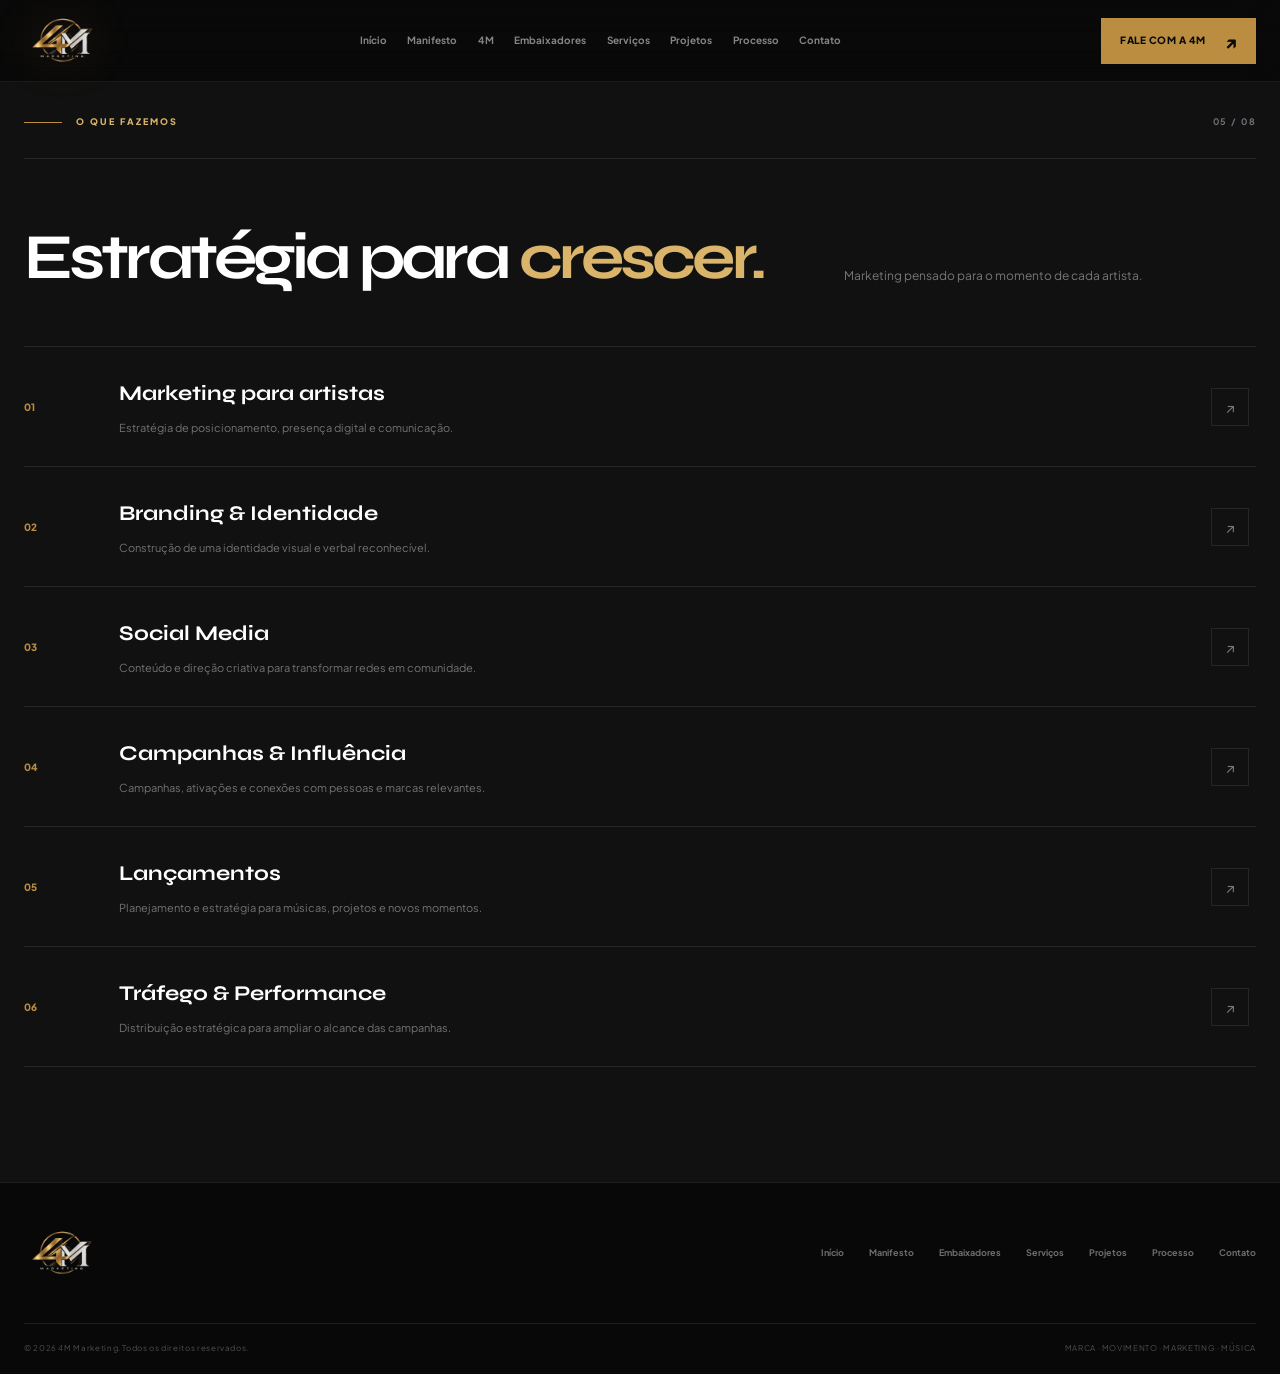
<file: servicos.html>
<!DOCTYPE html>
<!DOCTYPE html>

<html lang="pt-BR"><head>
<meta charset="utf-8"/>
<meta content="width=device-width, initial-scale=1.0" name="viewport"/>
<meta content="#0A0A0A" name="theme-color"/>
<meta content="4M Marketing &mdash; Estrat&eacute;gia, posicionamento e comunica&ccedil;&atilde;o para artistas, cantores e projetos musicais." name="description"/>
<meta content="4M Marketing" name="author"/>
<meta content="website" property="og:type"/>
<link href="assets/imagens/icone.png" rel="icon" type="image/png"/>
<link href="https://fonts.googleapis.com" rel="preconnect"/>
<link crossorigin="" href="https://fonts.gstatic.com" rel="preconnect"/>
<link href="https://fonts.googleapis.com/css2?family=Plus+Jakarta+Sans:wght@400;500;600;700;800&amp;family=Syne:wght@500;600;700;800&amp;display=swap" rel="stylesheet"/>
<link href="assets/css/style.css" rel="stylesheet"/>
<meta content="4M Marketing | Servi&ccedil;os" property="og:title"/><meta content="Servi&ccedil;os &mdash; 4M Marketing. Marca que se move." property="og:description"/><title>4M Marketing | Servi&ccedil;os</title></head><body data-page="servicos"><div class="loader" id="loader">
<div class="loader-content">
<div class="loader-logo">
<img alt="4M Marketing" src="assets/imagens/logo.png"/>
</div>
<div class="loader-line">
<span id="loaderProgress"></span>
</div>
<div class="loader-meta">
<span>
                    4M MARKETING
                </span>
<span>
                    EST. 4M
                </span>
</div>
</div>
</div><div class="scroll-progress" id="scrollProgress">
</div><header class="site-header" id="header">
<div class="header-inner">
<!-- LOGO -->
<a aria-label="4M Marketing - In&iacute;cio" class="brand" href="index.html">
<span class="brand-glow"></span>
<img alt="4M Marketing" class="brand-logo" src="assets/imagens/logo.png"/>
</a>
<!-- MENU DESKTOP -->
<nav aria-label="Navega&ccedil;&atilde;o principal" class="desktop-nav" id="desktopNav">
<a class="nav-link" href="index.html">

                    In&iacute;cio

                </a>
<a class="nav-link" href="manifesto.html">

                    Manifesto

                </a>
<a class="nav-link" href="4m.html">

                    4M

                </a>
<a class="nav-link" href="embaixadores.html">

                    Embaixadores

                </a>
<a aria-current="page" class="nav-link active" href="servicos.html">

                    Servi&ccedil;os

                </a>
<a class="nav-link" href="projetos.html">

                    Projetos

                </a>
<a class="nav-link" href="processo.html">

                    Processo

                </a>
<a class="nav-link" href="contato.html">

                    Contato

                </a>
</nav>
<!-- BOTÃO HEADER -->
<a class="header-cta" href="contato.html">
<span>
                    Fale com a 4M
                </span>
<span class="cta-arrow">
                    &nearrow;
                </span>
</a>
<!-- MENU MOBILE -->
<button aria-expanded="false" aria-label="Abrir menu" class="menu-toggle" id="menuToggle">
<span></span>
<span></span>
<span></span>
</button>
</div>
<!-- NAVEGAÇÃO MOBILE -->
<nav aria-label="Navega&ccedil;&atilde;o mobile" class="mobile-nav" id="mobileNav">
<a class="" href="index.html">
                In&iacute;cio
            </a>
<a class="" href="manifesto.html">
                Manifesto
            </a>
<a class="" href="4m.html">
                4M
            </a>
<a class="" href="embaixadores.html">
                Embaixadores
            </a>
<a aria-current="page" href="servicos.html">
                Servi&ccedil;os
            </a>
<a class="" href="projetos.html">
                Projetos
            </a>
<a class="" href="processo.html">
                Processo
            </a>
<a class="" href="contato.html">
                Contato
            </a>
</nav>
</header><main><section class="services section-light" id="servicos">
<div class="container">
<div class="section-top reveal">
<div class="eyebrow">
<span class="eyebrow-line"></span>
<span>
                            O QUE FAZEMOS
                        </span>
</div>
<span class="section-number">
                        05 / 08
                    </span>
</div>
<div class="services-heading reveal">
<h2>

                        Estrat&eacute;gia para
                        <strong>crescer.</strong>
</h2>
<p>

                        Marketing pensado para o momento
                        de cada artista.

                    </p>
</div>
<div class="service-list">
<article class="service-item reveal">
<span class="service-number">
                            01
                        </span>
<div class="service-main">
<h3>
                                Marketing para artistas
                            </h3>
<p>
                                Estrat&eacute;gia de posicionamento,
                                presen&ccedil;a digital e comunica&ccedil;&atilde;o.
                            </p>
</div>
<span class="service-icon">
                            &nearrow;
                        </span>
</article>
<article class="service-item reveal">
<span class="service-number">
                            02
                        </span>
<div class="service-main">
<h3>
                                Branding &amp; Identidade
                            </h3>
<p>
                                Constru&ccedil;&atilde;o de uma identidade
                                visual e verbal reconhec&iacute;vel.
                            </p>
</div>
<span class="service-icon">
                            &nearrow;
                        </span>
</article>
<article class="service-item reveal">
<span class="service-number">
                            03
                        </span>
<div class="service-main">
<h3>
                                Social Media
                            </h3>
<p>
                                Conte&uacute;do e dire&ccedil;&atilde;o criativa para
                                transformar redes em comunidade.
                            </p>
</div>
<span class="service-icon">
                            &nearrow;
                        </span>
</article>
<article class="service-item reveal">
<span class="service-number">
                            04
                        </span>
<div class="service-main">
<h3>
                                Campanhas &amp; Influ&ecirc;ncia
                            </h3>
<p>
                                Campanhas, ativa&ccedil;&otilde;es e conex&otilde;es
                                com pessoas e marcas relevantes.
                            </p>
</div>
<span class="service-icon">
                            &nearrow;
                        </span>
</article>
<article class="service-item reveal">
<span class="service-number">
                            05
                        </span>
<div class="service-main">
<h3>
                                Lan&ccedil;amentos
                            </h3>
<p>
                                Planejamento e estrat&eacute;gia para
                                m&uacute;sicas, projetos e novos momentos.
                            </p>
</div>
<span class="service-icon">
                            &nearrow;
                        </span>
</article>
<article class="service-item reveal">
<span class="service-number">
                            06
                        </span>
<div class="service-main">
<h3>
                                Tr&aacute;fego &amp; Performance
                            </h3>
<p>
                                Distribui&ccedil;&atilde;o estrat&eacute;gica para ampliar
                                o alcance das campanhas.
                            </p>
</div>
<span class="service-icon">
                            &nearrow;
                        </span>
</article>
</div>
</div>
</section></main><footer class="site-footer">
<div class="container">
<div class="footer-top">
<a class="footer-brand" href="index.html">
<img alt="4M Marketing" src="assets/imagens/logo.png"/>
</a>
<div class="footer-links">
<a href="index.html">
                        In&iacute;cio
                    </a>
<a href="manifesto.html">
                        Manifesto
                    </a>
<a href="embaixadores.html">
                        Embaixadores
                    </a>
<a href="servicos.html">
                        Servi&ccedil;os
                    </a>
<a href="projetos.html">
                        Projetos
                    </a>
<a href="processo.html">
                        Processo
                    </a>
<a href="contato.html">
                        Contato
                    </a>
</div>
</div>
<div class="footer-bottom">
<span>

                    &copy;
                    <span id="currentYear"></span>
                    4M Marketing.
                    Todos os direitos reservados.

                </span>
<span>

                    MARCA &middot; MOVIMENTO &middot; MARKETING &middot; M&Uacute;SICA

                </span>
</div>
</div>
</footer><button aria-label="Voltar ao topo" class="back-to-top" id="backToTop">

        &uarr;

    </button><script defer="True" src="assets/js/app.js"></script></body></html>
</file>
<file: assets/css/style.css>
/* =========================================================
   4M MARKETING
   DESIGN SYSTEM
========================================================= */

:root {

    --gold-light: #D9B46A;
    --gold: #BA8D40;
    --gold-dark: #73511D;

    --silver-light: #E2E4E6;
    --silver: #B1B5B8;
    --silver-dark: #6E7378;

    --black: #080808;
    --graphite: #121212;
    --surface: #171717;
    --surface-light: #1D1D1D;

    --white: #FFFFFF;

    --text-muted: #8C8C8C;
    --text-dark-muted: #666666;

    --border-dark: rgba(255,255,255,.09);
    --border-gold: rgba(186,141,64,.30);

    --container: 1240px;

    --header-height: 82px;

    --font-body:
        "Plus Jakarta Sans",
        Arial,
        sans-serif;

    --font-display:
        "Syne",
        Arial,
        sans-serif;

    --ease:
        cubic-bezier(.2,.8,.2,1);

    --transition:
        .35s var(--ease);
}



/* =========================================================
   RESET
========================================================= */

*,
*::before,
*::after {

    box-sizing: border-box;

    margin: 0;

    padding: 0;

}


html {

    scroll-behavior: smooth;

    scroll-padding-top:
        calc(
            var(--header-height) + 24px
        );

}


main section[id] {

    scroll-margin-top:
        calc(
            var(--header-height) + 24px
        );

}


body {

    background: var(--black);

    color: var(--white);

    font-family: var(--font-body);

    font-size: 15px;

    line-height: 1.65;

    overflow-x: hidden;

    -webkit-font-smoothing: antialiased;

    text-rendering: optimizeLegibility;

}


body.menu-open {

    overflow: hidden;

}


img {

    display: block;

    max-width: 100%;

    height: auto;

}


a {

    color: inherit;

    text-decoration: none;

}


button,
a {

    -webkit-tap-highlight-color:
        transparent;

}


button {

    border: 0;

    font: inherit;

    cursor: pointer;

}

\
::selection {

    background: var(--gold);

    color: var(--black);

}



/* =========================================================
   SCROLLBAR
========================================================= */

::-webkit-scrollbar {

    width: 8px;

}


::-webkit-scrollbar-track {

    background: var(--black);

}


::-webkit-scrollbar-thumb {

    background:
        var(--gold-dark);

    border-radius: 20px;

}


::-webkit-scrollbar-thumb:hover {

    background:
        var(--gold);

}



/* =========================================================
   UTILITÁRIOS
========================================================= */

.container {

    width:
        min(
            calc(100% - 48px),
            var(--container)
        );

    margin-inline: auto;

}


.section-dark {

    background:
        var(--black);

    color:
        var(--white);

}


.section-light {

    background:
        #111111;

    color:
        var(--white);

}


.eyebrow {

    display: flex;

    align-items: center;

    gap: 14px;

    color:
        var(--gold-light);

    font-size: 9px;

    font-weight: 800;

    letter-spacing: .22em;

    text-transform:
        uppercase;

}


.eyebrow-line {

    width: 38px;

    height: 1px;

    background:
        var(--gold);

}


.section-top {

    display: flex;

    align-items: center;

    justify-content:
        space-between;

    padding-bottom: 28px;

    border-bottom:
        1px solid
        var(--border-dark);

}


.section-number {

    color:
        var(--silver-dark);

    font-size: 9px;

    font-weight: 700;

    letter-spacing: .16em;

}


.reveal {

    opacity: 0;

    transform:
        translateY(28px);

    transition:
        opacity .8s var(--ease),
        transform .8s var(--ease);

}


.reveal.visible {

    opacity: 1;

    transform:
        translateY(0);

}


.reveal-delay {

    transition-delay:
        .12s;

}



/* =========================================================
   LOADER
========================================================= */

.loader {

    position: fixed;

    inset: 0;

    z-index: 9999;

    display: grid;

    place-items: center;

    background:
        radial-gradient(
            circle at center,
            rgba(186,141,64,.08),
            transparent 30%
        ),
        #080808;

    transition:
        opacity .7s ease,
        visibility .7s ease;

}


.loader.loaded {

    opacity: 0;

    visibility: hidden;

    pointer-events: none;

}


.loader-content {

    width:
        min(
            280px,
            70vw
        );

    text-align: center;

}


.loader-logo {

    position: relative;

    display: grid;

    place-items: center;

    margin-bottom: 38px;

}


.loader-logo::before {

    content: "";

    position: absolute;

    width: 150px;

    height: 150px;

    border-radius: 50%;

    background:
        radial-gradient(
            circle,
            rgba(186,141,64,.14),
            transparent 68%
        );

    filter:
        blur(5px);

}


.loader-logo img {

    position: relative;

    width: 135px;

    max-height: 100px;

    object-fit:
        contain;

    animation:
        loaderLogo
        1.5s
        var(--ease)
        infinite
        alternate;

}


@keyframes loaderLogo {

    from {

        transform:
            translateY(4px);

        opacity: .75;

    }

    to {

        transform:
            translateY(0);

        opacity: 1;

    }

}


.loader-line {

    width: 100%;

    height: 1px;

    background:
        rgba(255,255,255,.12);

    overflow: hidden;

}


.loader-line span {

    display: block;

    width: 0;

    height: 100%;

    background:
        var(--gold-light);

    box-shadow:
        0 0 14px
        rgba(217,180,106,.45);

    transition:
        width .1s linear;

}


.loader-meta {

    display: flex;

    justify-content:
        space-between;

    margin-top: 12px;

    color:
        var(--silver-dark);

    font-size: 8px;

    font-weight: 700;

    letter-spacing: .22em;

}



/* =========================================================
   SCROLL PROGRESS
========================================================= */

.scroll-progress {

    position: fixed;

    top: 0;

    left: 0;

    z-index: 1001;

    width: 0;

    height: 2px;

    background:
        var(--gold-light);

    box-shadow:
        0 0 10px
        rgba(217,180,106,.4);

}



/* =========================================================
   HEADER
========================================================= */

.site-header {

    position: fixed;

    top: 0;

    left: 0;

    z-index: 1000;

    width: 100%;

    height:
        var(--header-height);

    background:
        rgba(8,8,8,.82);

    backdrop-filter:
        blur(18px);

    -webkit-backdrop-filter:
        blur(18px);

    border-bottom:
        1px solid
        rgba(186,141,64,.13);

    transition:
        background
        var(--transition);

}


.site-header.scrolled {

    background:
        rgba(8,8,8,.94);

}


.header-inner {

    width:
        min(
            calc(100% - 48px),
            1380px
        );

    height: 100%;

    margin-inline:
        auto;

    display: flex;

    align-items: center;

    gap: 38px;

}


.brand {

    position: relative;

    display: flex;

    align-items: center;

    flex: 0 0 auto;

}


.brand-glow {

    position: absolute;

    width: 70px;

    height: 50px;

    left: 50%;

    top: 50%;

    transform:
        translate(-50%,-50%);

    background:
        rgba(186,141,64,.12);

    filter:
        blur(20px);

    opacity: .5;

}


.brand-logo {

    position: relative;

    width: 76px;

    height: 58px;

    object-fit: contain;

}


.desktop-nav {

    display: flex;

    align-items: center;

    justify-content:
        center;

    gap:
        clamp(
            14px,
            1.6vw,
            30px
        );

    flex: 1;

}


.nav-link {

    position: relative;

    color:
        #858585;

    font-size: 10px;

    font-weight: 700;

    white-space:
        nowrap;

    transition:
        color
        var(--transition);

}


.nav-link::after {

    content: "";

    position: absolute;

    left: 50%;

    bottom: -10px;

    width: 0;

    height: 2px;

    transform:
        translateX(-50%);

    background:
        var(--gold-light);

    transition:
        width
        var(--transition);

}


.nav-link:hover,
.nav-link.active {

    color:
        var(--white);

}


.nav-link:hover::after,
.nav-link.active::after {

    width: 22px;

}


.header-cta {

    display: flex;

    align-items: center;

    gap: 18px;

    padding: 14px 19px;

    background:
        var(--gold);

    color:
        #0A0A0A;

    font-size: 10px;

    font-weight: 800;

    letter-spacing: .05em;

    text-transform:
        uppercase;

    white-space:
        nowrap;

    transition:
        var(--transition);

}


.header-cta:hover {

    background:
        var(--gold-light);

    transform:
        translateY(-2px);

}


.cta-arrow {

    font-size: 18px;

    line-height: 1;

}


.menu-toggle {

    display: none;

    flex-direction: column;

    justify-content:
        center;

    align-items:
        center;

    gap: 5px;

    width: 42px;

    height: 42px;

    margin-left: auto;

    background:
        transparent;

}


.menu-toggle span {

    display: block;

    width: 21px;

    height: 1px;

    background:
        var(--white);

    transition:
        var(--transition);

}


.menu-toggle.active
span:nth-child(1) {

    transform:
        translateY(6px)
        rotate(45deg);

}


.menu-toggle.active
span:nth-child(2) {

    opacity: 0;

}


.menu-toggle.active
span:nth-child(3) {

    transform:
        translateY(-6px)
        rotate(-45deg);

}


.mobile-nav {

    display: none;

}



/* =========================================================
   HERO
========================================================= */

.hero {

    position: relative;

    min-height:
        min(
            760px,
            100vh
        );

    padding-top:
        calc(
            var(--header-height) +
            70px
        );

    display: flex;

    align-items: center;

    overflow: hidden;

}


.hero-background {

    position: absolute;

    inset: 0;

    pointer-events: none;

}


.hero-grid {

    position: absolute;

    inset: 0;

    opacity: .32;

    background-image:
        linear-gradient(
            rgba(255,255,255,.035)
            1px,
            transparent 1px
        ),
        linear-gradient(
            90deg,
            rgba(255,255,255,.035)
            1px,
            transparent 1px
        );

    background-size:
        84px 84px;

    mask-image:
        linear-gradient(
            to bottom,
            black,
            transparent 88%
        );

}


.hero-glow {

    position: absolute;

    width: 650px;

    height: 650px;

    right: 0;

    top: 50%;

    transform:
        translateY(-50%);

    background:
        radial-gradient(
            circle,
            rgba(186,141,64,.10),
            transparent 68%
        );

    filter:
        blur(25px);

}


.hero-container {

    position: relative;

    z-index: 2;

    display: grid;

    grid-template-columns:
        minmax(0, 1.08fr)
        minmax(380px, .92fr);

    align-items: center;

    gap: 80px;

}


.hero-copy {

    max-width: 650px;

}


.hero-copy .eyebrow {

    margin-bottom: 28px;

}


.hero h1 {

    max-width: 730px;

    font-family:
        var(--font-display);

    font-size:
        clamp(
            3.4rem,
            6vw,
            6.3rem
        );

    line-height: .91;

    letter-spacing: -.055em;

    font-weight: 700;

}


.hero h1 strong {

    color:
        var(--gold-light);

    font-weight: inherit;

}


.hero-description {

    max-width: 600px;

    margin-top: 28px;

    color:
        #999999;

    font-size: 14px;

    line-height: 1.8;

}


.hero-actions {

    display: flex;

    align-items: center;

    flex-wrap: wrap;

    gap: 12px;

    margin-top: 34px;

}


.button {

    display: inline-flex;

    align-items: center;

    justify-content: center;

    gap: 18px;

    min-height: 48px;

    padding: 0 20px;

    font-size: 10px;

    font-weight: 800;

    letter-spacing: .05em;

    text-transform:
        uppercase;

    transition:
        var(--transition);

}


.button-gold {

    background:
        var(--gold);

    color:
        #0A0A0A;

}


.button-gold:hover {

    background:
        var(--gold-light);

    transform:
        translateY(-3px);

    box-shadow:
        0 12px 30px
        rgba(186,141,64,.15);

}


.button-outline {

    border:
        1px solid
        rgba(255,255,255,.18);

    color:
        var(--white);

}


.button-outline:hover {

    border-color:
        var(--gold);

    color:
        var(--gold-light);

}


.hero-visual {

    position: relative;

    height: 500px;

    display: grid;

    place-items: center;

}


.hero-image-frame {

    position: relative;

    z-index: 2;

    width:
        min(
            360px,
            75%
        );

    aspect-ratio: 4 / 5;

    display: grid;

    place-items: center;

    background:
        linear-gradient(
            135deg,
            #181818,
            #0B0B0B
        );

    border:
        1px solid
        rgba(186,141,64,.28);

    box-shadow:
        25px 25px 0
        rgba(186,141,64,.035),
        0 25px 70px
        rgba(0,0,0,.5);

    transform:
        rotate(-4deg);

    transition:
        transform
        .8s
        var(--ease);

}


.hero-image-frame:hover {

    transform:
        rotate(-1deg)
        translateY(-8px);

}


.hero-image-frame::before {

    content: "";

    position: absolute;

    inset: 12px;

    border:
        1px solid
        rgba(255,255,255,.06);

}


.hero-image-frame img {

    width: 70%;

    max-height: 70%;

    object-fit: contain;

}


.hero-image-caption {

    position: absolute;

    left: 22px;

    right: 22px;

    bottom: 18px;

    display: flex;

    justify-content:
        space-between;

    color:
        var(--silver-dark);

    font-size: 8px;

    font-weight: 700;

    letter-spacing: .2em;

}


.hero-orbit {

    position: absolute;

    border:
        1px solid
        rgba(186,141,64,.14);

    border-radius: 50%;

}


.orbit-one {

    width: 480px;

    height: 480px;

}


.orbit-two {

    width: 380px;

    height: 380px;

    border-color:
        rgba(255,255,255,.06);

}


.orbit-three {

    width: 290px;

    height: 290px;

    border-color:
        rgba(186,141,64,.2);

}


.visual-label {

    position: absolute;

    z-index: 3;

    color:
        var(--gold-dark);

    font-size: 8px;

    font-weight: 800;

    letter-spacing: .25em;

}


.visual-label-one {

    top: 95px;

    left: 5%;

}


.visual-label-two {

    top: 115px;

    right: 0;

}


.visual-label-three {

    bottom: 95px;

    right: 8%;

}


.hero-bottom {

    position: absolute;

    left: 0;

    right: 0;

    bottom: 0;

    border-top:
        1px solid
        var(--border-dark);

}


.hero-bottom-inner {

    min-height: 45px;

    display: flex;

    align-items: center;

    justify-content:
        space-between;

    color:
        #606060;

    font-size: 8px;

    font-weight: 700;

    letter-spacing: .15em;

}



/* =========================================================
   TICKER
========================================================= */

.ticker {

    overflow: hidden;

    border-top:
        1px solid
        var(--border-dark);

    border-bottom:
        1px solid
        var(--border-dark);

    background:
        #0C0C0C;

}


.ticker-track {

    width: max-content;

    display: flex;

    align-items: center;

    gap: 25px;

    padding: 15px 0;

    animation:
        ticker
        35s
        linear
        infinite;

}


.ticker span {

    color:
        #757575;

    font-family:
        var(--font-display);

    font-size: 13px;

    font-weight: 700;

    letter-spacing: .12em;

    white-space:
        nowrap;

}


.ticker i {

    color:
        var(--gold);

    font-style: normal;

    font-size: 10px;

}


@keyframes ticker {

    to {

        transform:
            translateX(-50%);

    }

}



/* =========================================================
   MANIFESTO
========================================================= */

.manifesto {

    padding:
        115px 0;

}


.manifesto-grid {

    display: grid;

    grid-template-columns:
        1.05fr
        .95fr;

    gap: 100px;

    padding-top: 75px;

}


.manifesto-title h2,
.pillars-heading h2,
.feature-heading h2,
.services-heading h2,
.projects-heading h2 {

    font-family:
        var(--font-display);

    font-size:
        clamp(
            3rem,
            5vw,
            5.8rem
        );

    line-height: .9;

    letter-spacing:
        -.06em;

}


.manifesto-title strong,
.pillars-heading strong,
.feature-heading strong,
.services-heading strong,
.projects-heading strong {

    color:
        var(--gold-light);

}


.manifesto-copy {

    max-width: 500px;

}


.manifesto-copy p {

    margin-bottom: 28px;

    color:
        #A0A0A0;

    font-size: 14px;

    line-height: 1.9;

}


.manifesto-signature {

    display: flex;

    align-items: center;

    gap: 20px;

    margin-top: 55px;

    padding-top: 18px;

    border-top:
        1px solid
        var(--border-dark);

    color:
        var(--silver-dark);

    font-size: 8px;

    font-weight: 700;

    letter-spacing: .15em;

}


.manifesto-signature span:first-child {

    color:
        var(--gold);

    font-family:
        var(--font-display);

    font-size: 24px;

}



/* =========================================================
   4M
========================================================= */

.pillars {

    padding:
        115px 0;

}


.pillars-heading {

    padding-top: 70px;

    margin-bottom: 65px;

}


.pillars-heading p {

    margin-top: 22px;

    color:
        #737373;

    font-size: 12px;

}


.pillar-grid {

    display: grid;

    grid-template-columns:
        repeat(4, 1fr);

}


.pillar {

    min-height: 310px;

    padding:
        25px 25px 30px;

    border-right:
        1px solid
        var(--border-dark);

}


.pillar:last-child {

    border-right: 0;

}


.pillar-number {

    color:
        var(--gold);

    font-size: 9px;

    font-weight: 800;

}


.pillar-icon {

    margin-top: 60px;

    color:
        var(--gold-light);

    font-family:
        var(--font-display);

    font-size: 40px;

}


.pillar h3 {

    margin-top: 22px;

    font-family:
        var(--font-display);

    font-size: 20px;

}


.pillar p {

    max-width: 250px;

    margin-top: 10px;

    color:
        #777777;

    font-size: 11px;

    line-height: 1.7;

}



/* =========================================================
   FEATURE / EMBAIXADORES
========================================================= */

.ambassador-feature {

    padding:
        115px 0;

}


.feature-heading,
.services-heading,
.projects-heading {

    display: grid;

    grid-template-columns:
        1fr
        .55fr;

    gap: 70px;

    align-items: end;

    padding-top: 70px;

    margin-bottom: 60px;

}


.feature-heading p,
.services-heading p,
.projects-heading p {

    max-width: 380px;

    color:
        #777777;

    font-size: 12px;

    line-height: 1.8;

}


.ambassador-banner {

    position: relative;

    min-height:
        560px;

    overflow: hidden;

    border:
        1px solid
        var(--border-dark);

}


.image-slot {

    position: absolute;

    inset: 0;

    background:
        #1A1A1A;

}


.image-slot img {

    width: 100%;

    height: 100%;

    object-fit: cover;

    opacity: 0;

    transition:
        opacity
        .5s ease;

}


.image-slot.has-image img {

    opacity: 1;

}


.image-placeholder {

    position: absolute;

    inset: 0;

    display: grid;

    place-items: center;

    align-content: center;

    gap: 12px;

    background:
        linear-gradient(
            135deg,
            #202020,
            #121212
        );

    color:
        #777777;

    text-align:
        center;

}


.image-placeholder strong {

    color:
        #9A9A9A;

    font-size: 11px;

    letter-spacing: .12em;

}


.image-placeholder small {

    color:
        #555555;

    font-size: 8px;

    letter-spacing: .1em;

}


.placeholder-number {

    color:
        var(--gold);

    font-family:
        var(--font-display);

    font-size: 48px;

    font-weight: 800;

}


.image-slot.has-image
.image-placeholder {

    display: none;

}


.banner-overlay {

    position: absolute;

    inset: 0;

    z-index: 1;

    background:
        linear-gradient(
            180deg,
            rgba(0,0,0,.05),
            rgba(0,0,0,.88)
        );

}


.banner-content {

    position: absolute;

    z-index: 2;

    left: 40px;

    bottom: 40px;

}


.banner-tag {

    color:
        var(--gold-light);

    font-size: 8px;

    font-weight: 800;

    letter-spacing: .2em;

}


.banner-content h3 {

    margin-top: 18px;

    font-family:
        var(--font-display);

    font-size:
        clamp(
            3rem,
            6vw,
            6rem
        );

    line-height: .9;

    letter-spacing:
        -.06em;

}


.banner-content h3 strong {

    color:
        var(--gold-light);

}


.banner-content p {

    margin-top: 18px;

    color:
        #929292;

    font-size: 11px;

}


.banner-corner {

    position: absolute;

    z-index: 2;

    right: 25px;

    top: 25px;

    display: flex;

    gap: 12px;

    align-items: center;

    color:
        #777777;

    font-size: 8px;

    letter-spacing: .15em;

}



/* =========================================================
   ARTISTAS
========================================================= */

.artists {

    padding:
        115px 0;

}


.artist-grid {

    display: grid;

    grid-template-columns:
        repeat(3, 1fr);

    gap: 14px;

}


.artist-card {

    background:
        #101010;

    border:
        1px solid
        var(--border-dark);

    transition:
        transform
        var(--transition);

}


.artist-card:hover {

    transform:
        translateY(-6px);

}


.artist-image {

    position: relative;

    aspect-ratio:
        4 / 5;

    overflow: hidden;

    background:
        #1B1B1B;

}


.artist-image img {

    width: 100%;

    height: 100%;

    object-fit: cover;

    opacity: 0;

}


.artist-image.has-image img {

    opacity: 1;

}


.artist-image
.image-placeholder {

    position: absolute;

    inset: 0;

    display: flex;

}


.artist-image.has-image
.image-placeholder {

    display: none;

}


.artist-index {

    position: absolute;

    right: 18px;

    top: 18px;

    z-index: 2;

    color:
        var(--gold);

    font-size: 9px;

    font-weight: 800;

}


.artist-info {

    display: flex;

    align-items: center;

    justify-content:
        space-between;

    padding: 22px;

}


.artist-info span:first-child {

    color:
        #696969;

    font-size: 7px;

    font-weight: 800;

    letter-spacing: .16em;

}


.artist-info h3 {

    margin-top: 7px;

    font-family:
        var(--font-display);

    font-size: 20px;

}


.artist-arrow {

    width: 36px;

    height: 36px;

    display: grid;

    place-items: center;

    border:
        1px solid
        var(--border-dark);

    color:
        var(--gold-light);

}



/* =========================================================
   SERVIÇOS
========================================================= */

.services {

    padding:
        115px 0;

}


.service-list {

    border-top:
        1px solid
        var(--border-dark);

}


.service-item {

    display: grid;

    grid-template-columns:
        70px
        1fr
        45px;

    gap: 25px;

    align-items: center;

    min-height:
        120px;

    padding:
        25px 0;

    border-bottom:
        1px solid
        var(--border-dark);

    transition:
        background
        var(--transition);

}


.service-item:hover {

    background:
        rgba(186,141,64,.035);

}


.service-number {

    color:
        var(--gold);

    font-size: 10px;

    font-weight: 800;

}


.service-main h3 {

    font-family:
        var(--font-display);

    font-size: 21px;

}


.service-main p {

    margin-top: 8px;

    color:
        #737373;

    font-size: 11px;

}


.service-icon {

    width: 38px;

    height: 38px;

    display: grid;

    place-items: center;

    border:
        1px solid
        var(--border-dark);

    color:
        #777777;

    transition:
        var(--transition);

}


.service-item:hover
.service-icon {

    background:
        var(--gold);

    border-color:
        var(--gold);

    color:
        #080808;

}



/* =========================================================
   PROJETOS
========================================================= */

.projects {

    padding:
        115px 0;

}


.project-grid {

    display: grid;

    grid-template-columns:
        1.3fr
        .7fr;

    gap: 14px;

}


.project-large {

    grid-row:
        span 2;

}


.project-card {

    min-height:
        330px;

}


.project-large .project-image {

    min-height:
        674px;

}


.project-image {

    position: relative;

    height: 100%;

    min-height:
        330px;

    overflow: hidden;

    background:
        #191919;

}


.project-image img {

    width: 100%;

    height: 100%;

    object-fit: cover;

    opacity: 0;

}


.project-image.has-image img {

    opacity: 1;

}


.project-image.has-image
.image-placeholder {

    display: none;

}


.project-overlay {

    position: absolute;

    inset: 0;

    background:
        linear-gradient(
            to top,
            rgba(0,0,0,.9),
            transparent 70%
        );

}


.project-content {

    position: absolute;

    left: 25px;

    right: 25px;

    bottom: 25px;

    z-index: 2;

}


.project-content span {

    color:
        var(--gold-light);

    font-size: 8px;

    font-weight: 800;

    letter-spacing: .18em;

}


.project-content h3 {

    margin-top: 10px;

    font-family:
        var(--font-display);

    font-size: 25px;

}


.project-content small {

    display: block;

    margin-top: 8px;

    color:
        #777777;

    font-size: 9px;

}



/* =========================================================
   PROCESSO
========================================================= */

.process {

    position: relative;

    padding:
        115px 0;

    overflow: hidden;

}


.process .section-top {

    margin-bottom:
        65px;

}


.process-layout {

    display: grid;

    grid-template-columns:
        .75fr
        1.25fr;

    gap:
        110px;

    align-items:
        start;

}


.process-title {

    position: sticky;

    top: 145px;

}


.process-title h2 {

    max-width:
        520px;

    font-family:
        var(--font-display);

    font-size:
        clamp(
            3.8rem,
            5.5vw,
            6.2rem
        );

    line-height:
        .88;

    letter-spacing:
        -.065em;

}


.process-title h2 strong {

    display: block;

    color:
        var(--gold-light);

}


.process-title p {

    max-width:
        320px;

    margin-top:
        30px;

    color:
        #777777;

    font-size:
        12px;

    line-height:
        1.8;

}


.process-label {

    display: flex;

    justify-content:
        space-between;

    width:
        100%;

    max-width:
        320px;

    margin-top:
        65px;

    padding-top:
        15px;

    border-top:
        1px solid
        var(--border-dark);

    color:
        #555555;

    font-size:
        8px;

    font-weight:
        800;

    letter-spacing:
        .18em;

}


.process-label span:last-child {

    color:
        var(--gold);

}


.process-list {

    position: relative;

    border-top:
        1px solid
        var(--border-dark);

}


.process-list::before {

    content: "";

    position: absolute;

    top: 0;

    bottom: 0;

    left: 29px;

    width: 1px;

    background:
        var(--border-dark);

}


.process-item {

    position: relative;

    display: grid;

    grid-template-columns:
        60px
        1fr
        40px;

    gap:
        30px;

    min-height:
        145px;

    padding:
        38px 20px 38px 0;

    border-bottom:
        1px solid
        var(--border-dark);

    transition:
        var(--transition);

}


.process-item:hover {

    padding-left:
        12px;

    background:
        linear-gradient(
            90deg,
            rgba(205,165,69,.045),
            transparent
        );

}


.process-number {

    position: relative;

    z-index: 2;

}


.process-number span {

    display: flex;

    align-items:
        center;

    justify-content:
        center;

    width:
        60px;

    height:
        60px;

    border:
        1px solid
        var(--border-dark);

    border-radius:
        50%;

    background:
        #090909;

    color:
        var(--gold);

    font-size:
        10px;

    font-weight:
        800;

    transition:
        var(--transition);

}


.process-item:hover
.process-number span {

    background:
        var(--gold);

    border-color:
        var(--gold);

    color:
        #050505;

    transform:
        scale(1.08);

}


.process-info h3 {

    font-family:
        var(--font-display);

    font-size:
        clamp(
            1.5rem,
            2vw,
            2rem
        );

    line-height:
        1.1;

}


.process-info p {

    max-width:
        500px;

    margin-top:
        12px;

    color:
        #737373;

    font-size:
        11px;

    line-height:
        1.7;

}


.process-arrow {

    align-self:
        center;

    display: grid;

    place-items:
        center;

    width:
        36px;

    height:
        36px;

    border:
        1px solid
        var(--border-dark);

    color:
        #666666;

    transition:
        var(--transition);

}


.process-item:hover
.process-arrow {

    background:
        var(--gold);

    border-color:
        var(--gold);

    color:
        #050505;

    transform:
        rotate(45deg);

}



/* =========================================================
   FINAL CTA
========================================================= */

.final-cta {

    position: relative;

    min-height:
        520px;

    display: flex;

    align-items:
        center;

    justify-content:
        center;

    overflow: hidden;

    border-top:
        1px solid
        var(--border-dark);

}


.cta-pattern {

    position: absolute;

    inset: 0;

    opacity: .28;

    background-image:
        linear-gradient(
            rgba(255,255,255,.04)
            1px,
            transparent 1px
        ),
        linear-gradient(
            90deg,
            rgba(255,255,255,.04)
            1px,
            transparent 1px
        );

    background-size:
        70px 70px;

}


.cta-pattern::after {

    content: "4M";

    position: absolute;

    left: 50%;

    top: 50%;

    transform:
        translate(-50%,-50%);

    color:
        rgba(186,141,64,.045);

    font-family:
        var(--font-display);

    font-size:
        min(
            40vw,
            600px
        );

    font-weight:
        800;

    line-height:
        .7;

}


.cta-container {

    position: relative;

    width:
        min(
            calc(100% - 48px),
            var(--container)
        );

    display: flex;

    align-items:
        center;

    justify-content:
        center;

    margin-inline:
        auto;

}


.cta-content {

    position: relative;

    z-index: 2;

    width:
        100%;

    max-width:
        850px;

    margin:
        0 auto;

    text-align:
        center;

}


.cta-section-number {

    position: absolute;

    top: 30px;

    right: 0;

    z-index: 3;

    color:
        #4F4F4F;

    font-size:
        8px;

    font-weight:
        700;

    letter-spacing:
        .16em;

}


.eyebrow-center {

    display: block;

    color:
        var(--gold-light);

    font-size:
        8px;

    font-weight:
        800;

    letter-spacing:
        .25em;

}


.cta-content h2 {

    margin-top:
        22px;

    font-family:
        var(--font-display);

    font-size:
        clamp(
            3.2rem,
            7vw,
            6.5rem
        );

    line-height:
        .9;

    letter-spacing:
        -.06em;

}


.cta-content h2 strong {

    color:
        var(--gold-light);

}


.cta-content p {

    width:
        100%;

    max-width:
        510px;

    margin:
        25px auto 30px;

    color:
        #838383;

    font-size:
        12px;

    line-height:
        1.7;

}



/* =========================================================
   FOOTER
========================================================= */

.site-footer {

    background:
        #080808;

    border-top:
        1px solid
        var(--border-dark);

}


.footer-top {

    display: flex;

    justify-content:
        space-between;

    align-items:
        center;

    padding:
        45px 0;

}


.footer-brand img {

    width:
        75px;

}


.footer-links {

    display: flex;

    flex-wrap:
        wrap;

    gap:
        25px;

}


.footer-links a {

    color:
        #6D6D6D;

    font-size:
        9px;

    font-weight:
        700;

    transition:
        color
        var(--transition);

}


.footer-links a:hover {

    color:
        var(--gold-light);

}


.footer-bottom {

    display: flex;

    justify-content:
        space-between;

    gap:
        20px;

    padding:
        18px 0;

    border-top:
        1px solid
        var(--border-dark);

    color:
        #4F4F4F;

    font-size:
        8px;

    letter-spacing:
        .08em;

}



/* =========================================================
   BACK TO TOP
========================================================= */

.back-to-top {

    position: fixed;

    right:
        22px;

    bottom:
        22px;

    z-index:
        900;

    width:
        42px;

    height:
        42px;

    display:
        grid;

    place-items:
        center;

    background:
        var(--gold);

    color:
        #080808;

    font-size:
        17px;

    opacity:
        0;

    visibility:
        hidden;

    transform:
        translateY(10px);

    transition:
        var(--transition);

}


.back-to-top.visible {

    opacity:
        1;

    visibility:
        visible;

    transform:
        translateY(0);

}


.back-to-top:hover {

    background:
        var(--gold-light);

    transform:
        translateY(-3px);

}



/* =========================================================
   TABLET
========================================================= */

@media (max-width: 1100px) {

    :root {

        --header-height:
            76px;

    }


    .desktop-nav {

        gap:
            12px;

    }


    .nav-link {

        font-size:
            9px;

    }


    .header-cta {

        padding:
            12px 14px;

        font-size:
            8px;

    }


    .hero-container {

        grid-template-columns:
            1fr
            .8fr;

        gap:
            45px;

    }


    .process-layout {

        gap:
            55px;

    }

}



/* =========================================================
   MOBILE
========================================================= */

@media (max-width: 760px) {


    :root {

        --header-height:
            68px;

    }


    .container {

        width:
            calc(100% - 32px);

    }


    .site-header {

        height:
            var(--header-height);

    }


    .header-inner {

        width:
            calc(100% - 32px);

    }


    .brand-logo {

        width:
            64px;

        height:
            50px;

    }


    .desktop-nav,
    .header-cta {

        display:
            none;

    }


    .menu-toggle {

        display:
            flex;

    }


    .mobile-nav {

        position:
            fixed;

        top:
            var(--header-height);

        left:
            0;

        right:
            0;

        z-index:
            999;

        display:
            flex;

        flex-direction:
            column;

        background:
            rgba(8,8,8,.98);

        border-bottom:
            1px solid
            var(--border-gold);

        padding:
            12px 16px 25px;

        transform:
            translateY(-20px);

        opacity:
            0;

        visibility:
            hidden;

        transition:
            var(--transition);

    }


    .mobile-nav.open {

        transform:
            translateY(0);

        opacity:
            1;

        visibility:
            visible;

    }


    .mobile-nav a {

        padding:
            17px 5px;

        border-bottom:
            1px solid
            var(--border-dark);

        color:
            #A1A1A1;

        font-size:
            13px;

        font-weight:
            700;

    }


    .mobile-nav a:hover,
    .mobile-nav a.active {

        color:
            var(--gold-light);

    }


    .hero {

        min-height:
            auto;

        padding-top:
            120px;

        padding-bottom:
            70px;

    }


    .hero-container {

        display:
            flex;

        flex-direction:
            column;

        gap:
            50px;

    }


    .hero-copy {

        max-width:
            none;

    }


    .hero h1 {

        font-size:
            clamp(
                3rem,
                14vw,
                4.7rem
            );

    }


    .hero-description {

        font-size:
            12px;

    }


    .hero-actions {

        margin-top:
            27px;

    }


    .hero-visual {

        height:
            350px;

    }


    .hero-image-frame {

        width:
            230px;

    }


    .orbit-one {

        width:
            350px;

        height:
            350px;

    }


    .orbit-two {

        width:
            285px;

        height:
            285px;

    }


    .orbit-three {

        width:
            220px;

        height:
            220px;

    }


    .hero-bottom {

        position:
            relative;

    }


    .hero-bottom-inner span:nth-child(2) {

        display:
            none;

    }


    .manifesto,
    .pillars,
    .ambassador-feature,
    .artists,
    .services,
    .projects,
    .process {

        padding-top:
            75px;

        padding-bottom:
            80px;

    }


    .manifesto-grid,
    .feature-heading,
    .services-heading,
    .projects-heading,
    .process-layout {

        display:
            block;

        padding-top:
            40px;

    }


    .manifesto-copy,
    .feature-heading p,
    .services-heading p,
    .projects-heading p {

        margin-top:
            30px;

    }


    .manifesto-title h2,
    .feature-heading h2,
    .services-heading h2,
    .projects-heading h2,
    .process-title h2 {

        font-size:
            clamp(
                2.4rem,
                12vw,
                4rem
            );

    }


    .pillar-grid {

        grid-template-columns:
            1fr;

    }


    .pillar {

        min-height:
            auto;

        border-right:
            0;

        border-bottom:
            1px solid
            var(--border-dark);

    }


    .pillar:last-child {

        border-bottom:
            0;

    }


    .pillar-icon {

        margin-top:
            35px;

    }


    .ambassador-banner {

        min-height:
            440px;

    }


    .banner-content {

        left:
            22px;

        right:
            22px;

        bottom:
            25px;

    }


    .banner-content h3 {

        font-size:
            clamp(
                2.3rem,
                12vw,
                4rem
            );

    }


    .artist-grid {

        grid-template-columns:
            1fr;

        gap:
            12px;

    }


    .artist-image {

        aspect-ratio:
            16 / 11;

    }


    .service-item {

        grid-template-columns:
            38px
            1fr
            30px;

        gap:
            10px;

        min-height:
            100px;

    }


    .project-grid {

        grid-template-columns:
            1fr;

    }


    .project-large {

        grid-row:
            auto;

    }


    .project-card,
    .project-image {

        min-height:
            320px;

    }


    .project-large
    .project-image {

        min-height:
            320px;

    }


    .process-title {

        position:
            relative;

        top:
            auto;

        margin-bottom:
            45px;

    }


    .process-list::before {

        display:
            none;

    }


    .process-item {

        grid-template-columns:
            48px
            1fr
            30px;

        gap:
            15px;

        min-height:
            125px;

        padding:
            28px 0;

    }


    .process-number span {

        width:
            48px;

        height:
            48px;

    }


    .process-info h3 {

        font-size:
            1.35rem;

    }


    .process-arrow {

        width:
            30px;

        height:
            30px;

    }


    .final-cta {

        min-height:
            430px;

    }


    .cta-container {

        width:
            calc(100% - 32px);

    }


    .cta-section-number {

        top:
            15px;

        right:
            0;

    }


    .cta-content h2 {

        font-size:
            clamp(
                3rem,
                15vw,
                5rem
            );

    }


    .footer-top {

        display:
            block;

        padding:
            35px 0;

    }


    .footer-links {

        margin-top:
            30px;

        gap:
            15px 22px;

    }


    .footer-bottom {

        display:
            block;

        line-height:
            2;

    }


    .footer-bottom span {

        display:
            block;

    }


    .footer-bottom span + span {

        margin-top:
            8px;

    }

}



/* =========================================================
   SMALL MOBILE
========================================================= */

@media (max-width: 420px) {


    .hero h1 {

        font-size:
            2.85rem;

    }


    .hero-actions {

        flex-direction:
            column;

        align-items:
            stretch;

    }


    .button {

        width:
            100%;

    }


    .hero-visual {

        height:
            310px;

    }


    .hero-image-frame {

        width:
            210px;

    }


    .ambassador-banner {

        min-height:
            390px;

    }


    .process-item {

        grid-template-columns:
            45px
            1fr;

    }


    .process-arrow {

        display:
            none;

    }

}



/* =========================================================
   REDUCED MOTION
========================================================= */

@media (prefers-reduced-motion: reduce) {

    html {

        scroll-behavior:
            auto;

    }


    *,
    *::before,
    *::after {

        animation-duration:
            .01ms !important;

        animation-iteration-count:
            1 !important;

        transition-duration:
            .01ms !important;

        scroll-behavior:
            auto !important;

    }

}
</file>
